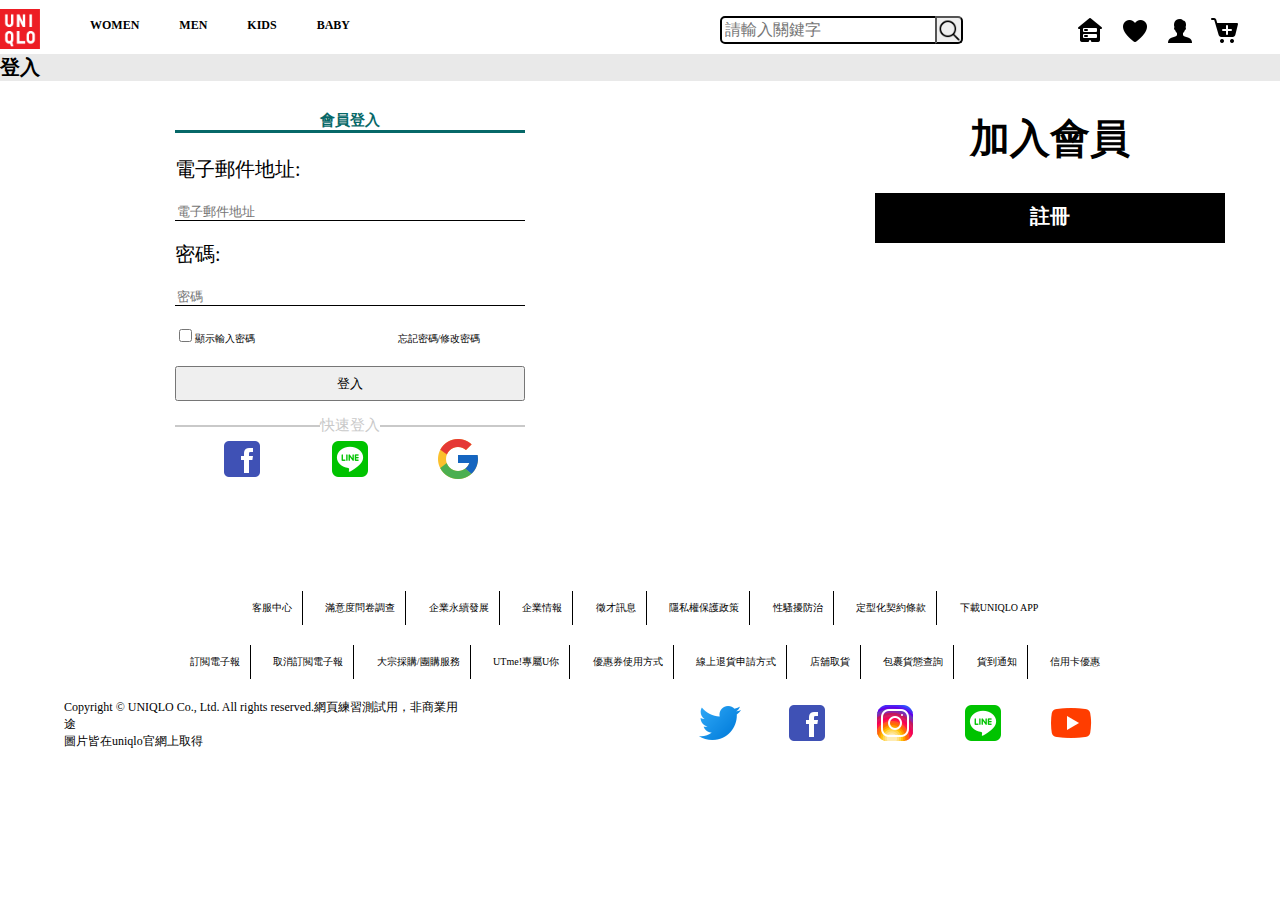
<file: login.html>
<!DOCTYPE html>
<html lang="zh-Hant">

<head>
    <meta charset="UTF-8">
    <meta http-equiv="X-UA-Compatible" content="IE=edge">
    <meta name="viewport" content="width=device-width, initial-scale=1.0">
    <title>登入</title>
    <link rel="stylesheet" href="./css/headerStyle.css">
    <link rel="stylesheet" href="./css/footerStyle.css">
    <link rel="stylesheet" href="./css/animation.css">
    <style>
        .loginMain.on {

            display: none;
        }

        .footer_block2.on {
            display: none;
        }


        /**/
        .title {
            /* border: 1px solid red; */
            margin: 0 auto;
            padding: 0;
            width: 80%;
            min-width: var(--page-width);
            background-color: rgb(233, 233, 233);
        }

        .title>h1 {
            /* font-weight: normal; */
            margin: 0px;

        }



        .table {
            /* border: 1px solid blue; */
            width: 80%;
            height: 500px;
            margin: 0 auto;
            min-width: var(--page-width);
            display: flex;

        }

        /*table_left*/
        .tableForm {
            flex: 1;
            position: relative
        }

        .tableForm>h2 {
            position: absolute;
            text-align: center;
            left: 50%;
            transform: translateX(-50%);
            margin-top: 30px;
            width: 50%;
            border-bottom-style: solid;
            border-color: rgb(6, 104, 104);
            color: rgb(6, 104, 104);
        }

        .form {
            position: absolute;
            left: 50%;
            top: 50%;
            transform: translate(-50%, -50%);
            width: 350px;
            height: 350px;
        }

        .formText {
            font-size: 20px;
        }

        .email,
        .password {
            margin: 20px 0px;
            border: none;
            border-bottom: 1px solid black;
            width: 100%;
        }

        input[type=password]::-ms-reveal,
        input[type=password]::-ms-clear {
            display: none;
        }

        .email:focus {
            outline: none;

        }

        .password:focus {
            outline: none;
        }

        .checkbox_label {
            user-select: none;
        }

        #aForm {
            margin-left: 40%;
            user-select: none;
        }

        #aForm:hover {
            color: blue;
        }

        .tableReg {
            flex: 1;
            /* border: 1px solid green; */
        }

        /*table_right*/
        .tableReg>h1 {
            /* border: 1px solid red; */
            margin-top: 30px;
            font-size: 40px;
            text-align: center;
        }

        .Reg_a {
            width: 50%;
            height: 10%;
            /* border: 1px solid rgb(28, 76, 209); */
            margin: 0 auto;
            text-align: center;
            background-color: black;
        }

        .tableReg>.Reg_a>a {

            display: inline-block;
            /* border: 1px solid red; */
            width: 100%;
            height: 100%;
            color: white;
            padding-top: 10px;
            font-size: 20px;
            font-weight: bolder;
        }

        .div_login_btn {
            width: 100%;
            height: 10%;
        }

        .login_btn {
            margin-top: 20px;
            width: 100%;
            height: 100%;
        }

        .login_other {
            margin-top: 10%;
            /* border: 1px solid red; */
            width: 100%;
            display: flex;
        }

        .login_other_text {
            font-size: 15px;
            color: rgb(201, 201, 201);
        }

        .login_other_left {
            flex: 1;
            border: 1px solid rgb(201, 201, 201);
            height: 0px;
            margin-top: 9px;
        }

        .login_other_right {
            flex: 1;
            border: 1px solid rgb(201, 201, 201);
            height: 0px;
            margin-top: 9px;
        }

        .login_otherMethod {
            /* margin-top: 10%; */
            /* border: 1px solid red; */
            width: 100%;
            display: flex;
            justify-content: center;
            align-items: center;

        }

        .login_otherMethod_1,
        .login_otherMethod_2,
        .login_otherMethod_3 {
            margin: 0px 30px;
        }
    </style>
</head>

<body>
    <header class="header">
        <div class="block">
            <nav calss="nav">
                <a href="./index.html" class="logo"><img class="imglogo" src="./img/204px-UNIQLO_logo.svg.png"></a>
                <ul class="nav_list">
                    <li class='nav_list_WOMEN'><a>WOMEN</a></li>
                    <div class="WOMEN_list">
                        <div class="WOMEN_list_left">
                            <div class="WOMEN_listleft_a">
                                <ul>
                                    <li class="newHot"><a href="">女裝首頁</a></li>
                                    <li><a href="">外套類</a></li>
                                    <li><a href="">所有外套</a></li>
                                    <li><a href="">休閒/機能/連帽外套</a></li>
                                    <li><a href="">風衣/大衣/西裝外套</a></li>
                                    <li><a href="">抗UV系列</a></li>
                                    <li><a href="">特級極輕羽絨系列</a></li>
                                </ul>
                                <ul>
                                    <li><a href="">下半身</a></li>
                                    <li><a href="">所有褲裝</a></li>
                                    <li><a href="">牛仔褲</a></li>
                                    <li><a href="">休閒長褲/正裝褲</a></li>
                                    <li><a href="">九分褲.七分褲</a></li>
                                    <li><a href="">緊身褲</a></li>
                                    <li><a href="">寬褲</a></li>
                                    <li><a href="">短褲</a></li>
                                </ul>
                            </div>
                            <div class="WOMEN_listleft_b">
                                <ul>
                                    <li><a href="">上衣類</a></li>
                                    <li><a href="./shop_list_women.html">所有上衣</a></li>
                                    <li><a href="">短袖/背心</a></li>
                                    <li><a href="">長袖.七分袖</a></li>
                                    <li><a href="">休閒/連帽上衣</a></li>
                                    <li><a href="">針織衫.開襟外套</a></li>
                                    <li><a href="">襯衫.設計上衣</a></li>
                                    <li><a href="">亞麻系列</a></li>
                                    <li><a href="">BRATOP罩杯式上衣系列</a></li>
                                    <li class="newHot"><a href="#javascript">UT印花T恤</a></li>
                                </ul>
                                <ul>
                                    <li><a href="">洋裝/裙子</a></li>
                                    <li><a href="">洋裝</a></li>
                                    <li class="newHot"><a href="">裙子</a></li>
                                    <li><a href="">內搭褲</a></li>
                                </ul>
                            </div>
                            <div class="WOMEN_listleft_c">
                                <ul>
                                    <li><a href="">內衣類</a></li>
                                    <li><a href="">所有內衣</a></li>
                                    <li><a href="">內搭衣</a></li>
                                    <li><a href="">內褲.無痕內褲</a></li>
                                    <li><a href="">無鋼圈美型胸罩</a></li>
                                    <li><a href="">BRATOP罩杯式上衣系列</a></li>
                                    <li><a href="">AIRism 科技空氣衣系列</a></li>
                                    <li><a href="">HEATTECH 吸濕發熱衣系列</a></li>
                                    <li><a href="">前開式系列</a></li>
                                    <li><a href="">襪子</a></li>
                                </ul>
                                <ul>
                                    <li><a href="">家居/寢具類</a></li>
                                    <li><a href="">居家生活專區</a></li>
                                    <li><a href="">家居服/褲</a></li>
                                    <li><a href="">RELACO輕便褲</a></li>
                                    <li><a href="">家居拖鞋</a></li>
                                    <li><a href="">寢具系列.毛巾</a></li>
                                    <li><a href="">孕婦類</a></li>
                                    <li><a href="">孕婦系列</a></li>
                                </ul>
                            </div>
                            <div class="WOMEN_listleft_d">
                                <ul>
                                    <li><a href="">配件類</a></li>
                                    <li><a href="">所有配件</a></li>
                                    <li><a href="">口罩</a></li>
                                    <li><a href="">鞋子</a></li>
                                    <li><a href="">環保袋/包包</a></li>
                                    <li><a href="">皮帶</a></li>
                                    <li class="newHot"><a href="">帽子/手套/圍巾</a></li>
                                </ul>
                                <ul>
                                    <li><a href="">SPORT UTILITY WEAR</a></li>
                                    <li><a href="">商品一覽</a></li>
                                </ul>
                                <ul>
                                    <li><a href="">多變氣候穿搭</a></li>
                                    <li><a href="">商品一覽</a></li>
                                </ul>
                                <ul>
                                    <li><a href="">豐富尺碼專區</a></li>
                                    <li><a href="">網路最大旗艦店提供XS-4XL專區</a></li>
                                    <li><a href="">擴大全台店舖販售尺碼總覽</a></li>

                                </ul>
                            </div>
                        </div>
                        <div class="WOMEN_list_right">
                            <div class="WOMEN_listright_a">
                                <ul>
                                    <li><a href="">每周新品</a></li>
                                    <li><a href="">
                                            <span>超優惠專區<br>最低NT$99起</span>
                                        </a>
                                    </li>
                                    <li><a href="">
                                            <span>TOP 10<br>熱銷排行</span>
                                        </a>
                                    </li>
                                    <li><a href="">UT印花T恤</a></li>
                                    <li><a href="">設計師聯名系列</a></li>
                                    <li><a href="">新品預告(每週更新)</a></li>
                                    <li><a href=""><span>Today's Pick Up<br>週週更新線上雜誌</span></a></li>
                                    <li><a href=""><span>Styling Book<br>穿搭介紹</span></a></li>
                                    <li><a href=""><span>LifeWear<br>magazine<br>線上版第六期</span></a></li>
                                    <li><a href="">大宗採購/團體服務</a></li>

                                </ul>
                            </div>
                            <div class="WOMEN_listright_b">
                                <ul>
                                    <li><a href="">熱門主題</a></li>
                                    <li><a href="">U直播</a></li>
                                    <li><a href="">穿得住的抗UV系列</a></li>
                                    <li><a href="">AIRism科技空氣衣特輯</a></li>
                                    <li><a href="">看更多主題</a></li>
                                    <li><a href="">特別推薦</a></li>
                                    <li><a href=""><img src="./img/icon-Android-240.png">UNIQLO x Theory
                                            2022春夏聯名系列</a></li>
                                    <li><a href=""><img src="./img/icon-Android-240.png">UNIQLO and JW
                                            ANDERSON
                                            2022春夏聯名系列</a></li>
                                    <li><a href=""><img src="./img/icon-Android-240.png"><br>Uniqlo U
                                            2022春夏聯名系列</a>
                                    </li>
                                </ul>
                            </div>
                        </div>

                    </div>
                    <li class="nav_list_MEN"><a>MEN</a></li>
                    <div class="MEN_list">
                        <div class="MEN_list_left">
                            <div class="MEN_list_left_a">
                                <ul>
                                    <li class="newHot"><a href="">男裝首頁</a></li>
                                    <li><a href="">外套類</a></li>
                                    <li class="newHot"><a href="#javascript">所有外套</a></li>
                                    <li><a href=""><span>休閒/機能/<br>機能外套</span></a></li>
                                    <li><a href="">
                                            <sapn>風衣/大衣/<br>西裝外套</sapn>
                                        </a></li>
                                    <li><a href="">抗uv系列</a></li>
                                    <li class="newHot"><a href="">特級極輕羽絨系列</a></li>
                                    <li><a href="">下半身</a></li>
                                    <li><a href="">所有褲裝</a></li>
                                    <li><a href="">牛仔褲</a></li>
                                    <li><a href="">休閒長褲</a></li>
                                    <li><a href="">九分褲.束口褲</a></li>
                                    <li><a href="">卡其褲</a></li>
                                    <li><a href="">正裝褲</a></li>
                                    <li><a href="">五分褲.短袖</a></li>
                                </ul>
                            </div>
                            <div class="MEN_list_left_b">
                                <ul>
                                    <li><a href="">上衣類</a></li>
                                    <li class="newHot"><a href="./shop_list_men.html">所有上衣</a></li>
                                    <li><a href="">短袖.背心</a></li>
                                    <li><a href="">長袖.七分袖</a></li>
                                    <li><a href="">休閒/連帽上衣</a></li>
                                    <li><a href="">針織衫.開襟外套</a></li>
                                    <li><a href="">休閒襯衫</a></li>
                                    <li><a href="">商務襯衫</a></li>
                                    <li><a href="">亞麻系列</a></li>
                                    <li><a href="">POLO衫</a></li>
                                    <li class="newHot"><a href="">印花T恤</a></li>
                                </ul>
                            </div>
                            <div class="MEN_list_left_c">
                                <ul>
                                    <li><a href="">內衣類</a></li>
                                    <li><a href="">所有內衣</a></li>
                                    <li><a href="">內搭衣</a></li>
                                    <li><a href=""><span>AIRism<br>科技空氣衣系列</span></a></li>
                                    <li><a href=""><span>HEATTECH<br>吸濕發熱衣系列</span></a></li>
                                    <li><a href="">前開式系列</a></li>
                                    <li><a href="">內褲</a></li>
                                    <li><a href="">襪子</a></li>
                                    <li><a href="">家居服/寢具類</a></li>
                                    <li><a href="">居家生活專區</a></li>
                                    <li><a href="">家居服/褲</a></li>
                                    <li><a href="">輕便短褲</a></li>
                                    <li><a href="">家居拖鞋</a></li>
                                    <li><a href="">寢具系列.毛巾</a></li>
                                </ul>
                            </div>
                            <div class="MEN_list_left_d">
                                <ul>
                                    <li><a href="">配件類</a></li>
                                    <li><a href="">所有配件</a></li>
                                    <li><a href="">口罩</a></li>
                                    <li><a href="">帽子/手套/圍巾</a></li>
                                    <li><a href="">鞋子</a></li>
                                    <li><a href="">環保袋/包包</a></li>
                                    <li><a href="">皮帶.領帶</a></li>
                                    <li><a href="">SPORT UTILITY WEAR</a></li>
                                    <li><a href="">商品一覽</a></li>
                                    <li><a href="">豐富尺碼專區</a></li>
                                    <li><a href=""><span>網路最大旗艦店<br>提供XS-4XL專區</span></a></li>
                                    <li><a href=""><span>擴大全台店鋪<br>販售尺碼總攬</span></a></li>
                                </ul>
                            </div>
                        </div>
                        <div class="MEN_list_right">
                            <div class="MEN_list_right_a">
                                <ul>
                                    <li><a href="">每週新品</a></li>
                                    <li><a href=""><span>超優惠專區<br>最低NT$99起</span></a></li>
                                    <li><a href=""><span>TOP 10<br>熱銷排行</span></a></li>
                                    <li><a href="">UT印花T恤</a></li>
                                    <li><a href="">設計師聯名系列</a></li>
                                    <li><a href="">新品預告(每週更新)</a></li>
                                    <li><a href=""><span>Today's Pick Up<br>週週更新線上雜誌</span></a></li>
                                    <li><a href=""><span>Styling Book<br>穿搭介紹</span></a></li>
                                    <li><a href=""><span>LifeWear<br>magazine<br>線上版第六期</span></a></li>
                                    <li><a href="">大宗採購/團購服務</a></li>
                                </ul>
                            </div>
                            <div class="MEN_list_right_b">
                                <ul>
                                    <li><a href="">熱門主題</a></li>
                                    <li><a href="">U直播</a></li>
                                    <li><a href="">穿得住的抗UV系列</a></li>
                                    <li><a href="">AIRism科技空氣衣特輯</a></li>
                                    <li><a href="">看更多主題...</a></li>
                                    <li><a href="">特輯推薦</a></li>
                                    <li><a href=""><img src="./img/icon-Android-240.png">UNIQLO and JW
                                            ANDERSON
                                            2022春夏聯名系列</a></li>
                                    <li><a href=""><img src="./img/icon-Android-240.png"><br>Uniqlo U
                                            2022春夏聯名系列</a></li>
                                    <li><a href=""><img src="./img/icon-Android-240.png">UNIQLO x Theory
                                            2022春夏聯名系列</a></li>
                                </ul>
                            </div>
                        </div>
                    </div>
                    <li class="nav_list_KIDS"><a>KIDS</a></li>
                    <div class="kids_list">
                        <div class="kids_list_left">
                            <div class="kids_list_left_a">
                                <ul>
                                    <li class="newHot"><a href="">童裝首頁</a></li>
                                    <li><a href="">外套類</a></li>
                                    <li><a href="">外套/背心</a></li>
                                    <li><a href="">抗UV系列</a></li>
                                    <li class="newHot"><a href="">特級極輕羽絨系列</a></li>
                                    <li><a href="">上衣類</a></li>
                                    <li><a href="">短袖/長袖</a></li>
                                    <li><a href="">休閒/連帽上衣</a></li>
                                    <li><a href="">襯衫</a></li>
                                    <li><a href="">UT印花T恤</a></li>
                                </ul>
                            </div>
                            <div class="kids_list_left_b">
                                <ul>
                                    <li><a href="">洋裝/裙子</a></li>
                                    <li><a href="">洋裝</a></li>
                                    <li><a href="">裙子</a></li>
                                    <li><a href="">內搭褲</a></li>
                                    <li><a href="">下半身</a></li>
                                    <li><a href="">長褲/卡其褲<br>/束口褲</a></li>
                                    <li><a href="">短褲</a></li>
                                    <li><a href="">內衣類</a></li>
                                    <li><a href="">所有內搭衣</a></li>
                                    <li><a href="">棉質系列</a></li>
                                    <li><a href="">AIRism<br>科技空氣衣系列</a></li>
                                    <li><a href="">HEATTECH<br>吸濕發熱衣系列</a></li>
                                    <li><a href="">成長內衣</a></li>
                                    <li><a href="">前開市系列/a></li>
                                    <li><a href="">內褲</a></li>
                                    <li><a href="">襪子</a></li>
                                </ul>
                            </div>
                            <div class="kids_list_left_c">
                                <ul>
                                    <li><a href="">家居類</a></li>
                                    <li><a href="">居家生活專區</a></li>
                                    <li><a href="">家居服/褲</a></li>
                                    <li><a href="">配件類</a></li>
                                    <li><a href="">所有配件</a></li>
                                    <li><a href="">SPORT UTILITY WEAR</a></li>
                                    <li><a href="">商品一覽</a></li>
                                    <li><a href="">多變氣候推薦穿搭</a></li>
                                    <li><a href="">商品一覽</a></li>
                                    <li><a href="">相關推薦</a></li>
                                    <li><a href="">青少年/女孩成長<br>推薦商品總覽</a></li>
                                    <li><a href="">網路最大旗艦店<br>提供XS-4XL專區</a></li>
                                    <li><a href="">擴大全台店舖<br>販售尺碼總覽</a></li>
                                </ul>
                            </div>
                        </div>
                        <div class="kids_list_right">
                            <div class="kids_list_right_a">
                                <ul>
                                    <li class="newHot"><a href="">每週新品</a></li>
                                    <li><a href="">超優惠專區<br>最低NT$99起</a></li>
                                    <li><a href="">TOP 10<br>熱銷排行</a></li>
                                    <li><a href="">UT印花T恤</a></li>
                                    <li><a href="">設計師聯名系列</a></li>
                                    <li><a href="">新品預告(每週更新)</a></li>
                                    <li><a href="">Today's Pick Up<br>週週更新線上雜誌</a></li>
                                    <li><a href="">Styling Book<br>穿搭介紹</a></li>
                                    <li><a href="">LifeWear<br>magazine<br>線上版第六期</a></li>
                                    <li><a href="">大宗採購/團購服務</a></li>
                                </ul>
                            </div>
                            <div class="kids_list_right_b">
                                <ul>
                                    <li><a href="">U直播</a></li>
                                    <li><a href="">穿得住的抗UV系列</a></li>
                                    <li><a href="">AIRism科技空氣衣特輯</a></li>
                                    <li><a href="">看更多主題...</a></li>
                                </ul>
                            </div>
                        </div>
                    </div>
                    <li class="nav_list_BABY"><a>BABY</a></li>
                    <div class="BABY_list">
                        <div class="BABY_list_left">
                            <div class="BABY_list_left_a">
                                <ul>
                                    <li class="newHot"><a href="">嬰幼兒首頁</a></li>
                                    <li><a href="">新生兒<br>(50~60cm.0~3個月)</a></li>
                                    <li><a href="">產前準備指南<br>UNIQLO嬰幼兒服</a></li>
                                    <li><a href="">背心/圍兜</a></li>
                                    <li><a href="">肚衣/蝴蝶衣</a></li>
                                </ul>
                            </div>
                            <div class="BABY_list_left_b">
                                <ul>
                                    <li><a href="">新生兒<br>(50~90cm.0~2歲)</a></li>
                                    <li><a href="">新生兒全系列</a></li>
                                    <li><a href="">肚衣/蝴蝶衣<br>/包臀衣系列</a></li>
                                    <li><a href="">連身衣系列</a></li>
                                    <li><a href="">背心/圍兜</a></li>
                                    <li><a href="">AIRism系列</a></li>
                                    <li><a href="">前開式系列</a></li>
                                    <li><a href="">襪子</a></li>
                                    <li><a href="">孕婦裝</a></li>
                                    <li><a href="">孕婦系列</a></li>
                                </ul>
                            </div>
                            <div class="BABY_list_left_c">
                                <ul>
                                    <li><a href="">新生兒<br>(70~120cm/6個月~5歲)</a></li>
                                    <li><a href="">外套</a></li>
                                    <li><a href="">上衣/背心/洋裝</a></li>
                                    <li><a href="">褲裝/內搭褲</a></li>
                                    <li><a href="">UT印花T恤</a></li>
                                    <li><a href="">家居/內衣類</a></li>
                                    <li><a href="">內衣</a></li>
                                    <li><a href="">棉質網眼系列</a></li>
                                    <li><a href="">AIRism<br>科技空氣衣系列</a></li>
                                    <li><a href="">HEATTECH<br>吸濕發熱衣系列</a></li>
                                    <li><a href="">家居服.睡衣</a></li>
                                    <li><a href="">其他</a></li>
                                    <li><a href="">襪子</a></li>
                                    <li><a href="">配件</a></li>
                                </ul>
                            </div>
                        </div>
                        <div class="BABY_list_right">
                            <div class="BABY_list_right_a">
                                <ul>
                                    <li class="newHot"><a href="">每週新品</a></li>
                                    <li><a href="">超優惠專區<br>最低NT$99起</a></li>
                                    <li><a href="">TOP 10<br>熱銷排行</a></li>
                                    <li><a href="">UT印花T恤</a></li>
                                    <li><a href="">設計師聯名系列</a></li>
                                    <li><a href="">新品預告(每週更新)</a></li>
                                    <li><a href="">Today's Pick Up<br>週週更新線上雜誌</a></li>
                                    <li><a href="">Styling Book<br>穿搭介紹</a></li>
                                    <li><a href="">LifeWear<br>magazine<br>線上版第六期</a></li>
                                    <li><a href="">大宗採購/團購服務</a></li>
                                </ul>
                            </div>
                            <div class="BABY_list_right_b">
                                <ul>
                                    <li><a href="">U直播</a></li>
                                    <li><a href="">穿得住的抗UV系列</a></li>
                                    <li><a href="">AIRism科技空氣衣特輯</a></li>
                                    <li><a href="">看更多主題...</a></li>
                                </ul>
                            </div>
                        </div>
                    </div>

                </ul>
                <div class="sreach_block">
                    <input type="text" class="txt" placeholder="請輸入關鍵字"><button type="button"
                        class="share_btn"></button>
                </div>
                <div class="share_block">
                    <ul class="share_list">
                        <li><a href=""><img src="./img/icons8-data-center-60.png"></a></li>
                        <li><a href=""><img src="./img/icons8-love-100.png"></a></li>
                        <li><a href="./login.html"><img src="./img/icons8-user-male-60.png"></a></li>
                        <li><a href=""><img src="./img/icons8-add-shopping-cart-60.png"></a></li>
                    </ul>
                </div>
            </nav>
        </div>
    </header>
    <main class="loginMain">
        <div class="title">
            <h1>登入</h1>
        </div>
        <div class="table">
            <div class="tableForm">
                <h2>會員登入</h2>
                <form class='form' method="POST">
                    <label class="formText">電子郵件地址:</label><br>
                    <input class="email" type="email" name="useremail" placeholder="電子郵件地址"><br>

                    <label class="formText">密碼:</label><br>
                    <input class="password" type="password" name="password" placeholder="密碼"><br>
                    <input class="checkbox" type="checkbox" id="checkbox_open"><label class="checkbox_label"
                        for="checkbox_open">顯示輸入密碼</label>
                    <a id="aForm" href="#javascript">忘記密碼/修改密碼</a>
                    <div class="div_login_btn">
                        <button class="login_btn" type="submit">登入</button>
                    </div>
                    <div class="login_other">
                        <div class="login_other_left"></div>
                        <div class="login_other_text">快速登入</div>
                        <div class="login_other_right"></div>
                    </div>
                    <div class="login_otherMethod">
                        <div class="login_otherMethod_1">
                            <a href="#javascript"><img src="./img/icons8-facebook-48.png"></a>
                        </div>
                        <div class="login_otherMethod_2">
                            <a href="#javascript"><img src="./img/icons8-line-48.png"></a>
                        </div>
                        <div class="login_otherMethod_3">
                            <a href="#javascript"><img src="./img/icons8-google-48.png"></a>
                        </div>
                    </div>
                </form>

            </div>
            <div class="tableReg">
                <h1>加入會員</h1>

                <div class="Reg_a">
                    <a href="#javascript">註冊</a>
                </div>
            </div>
        </div>
    </main>
    <footer class="footer">
        <div class="footer_block">
            <div class="footer_block_top">
                <div><a href="#javascript">客服中心</a></div>
                <div><a href="#javascript">滿意度問卷調查</a></div>
                <div><a href="#javascript">企業永續發展</a></div>
                <div><a href="#javascript">企業情報</a></div>
                <div><a href="#javascript">徵才訊息</a></div>
                <div><a href="#javascript">隱私權保護政策</a></div>
                <div><a href="#javascript">性騷擾防治</a></div>
                <div><a href="#javascript">定型化契約條款</a></div>
                <div><a href="#javascript">下載UNIQLO APP</a></div>

            </div>
            <div class="footer_block_bottom">
                <div><a href="#javascript">訂閲電子報</a></div>
                <div><a href="#javascript">取消訂閲電子報</a></div>
                <div><a href="#javascript">大宗採購/團購服務</a></div>
                <div><a href="#javascript">UTme!專屬U你</a></div>
                <div><a href="#javascript">優惠券使用方式</a></div>
                <div><a href="#javascript">線上退貨申請方式</a></div>
                <div><a href="#javascript">店舖取貨</a></div>
                <div><a href="#javascript">包裹貨態查詢</a></div>
                <div><a href="#javascript">貨到通知</a></div>
                <div><a href="#javascript">信用卡優惠</a></div>
            </div>
        </div>
        <div class="footer_block2">
            <span class="footer_text">Copyright &copy; UNIQLO Co., Ltd. All rights
                reserved.網頁練習測試用，非商業用途<br>圖片皆在uniqlo官網上取得</span>
            <div class="social_block">
                <ul>
                    <li>
                        <a target="_blank" href="https://twitter.com/?lang=zh-Hant"><img
                                src="./img/icons8-twitter-48.png"></a>
                    </li>
                    <li>
                        <a target="_blank" href="https://www.facebook.com/"><img src="./img/icons8-facebook-48.png"></a>
                    </li>
                    <li>
                        <a target="_blank" href="https://www.instagram.com/"><img
                                src="./img/icons8-instagram-48.png"></a>
                    </li>
                    <li>
                        <a target="_blank" href="#javascript"><img src="./img/icons8-line-48.png"></a>
                    </li>
                    <li>
                        <a target="_blank" href="https://www.youtube.com/"><img src="./img/icons8-youtube-48.png"></a>
                    </li>
                </ul>
            </div>
        </div>
    </footer>
    <script src="./js/login.js"></script>


    <!-- <script>
        let loginMain = document.querySelector('.loginMain')
        let checkbox = document.querySelector('.checkbox')
        let password = document.querySelector('.password')
        checkbox.addEventListener('click', function (e) {
            console.log(this.checked)
            if (this.checked == true) {
                password.type = 'text'
            } else if (this.checked == false) {
                password.type = 'password'
            }
        })
    </script> -->
</body>

</html>
</file>
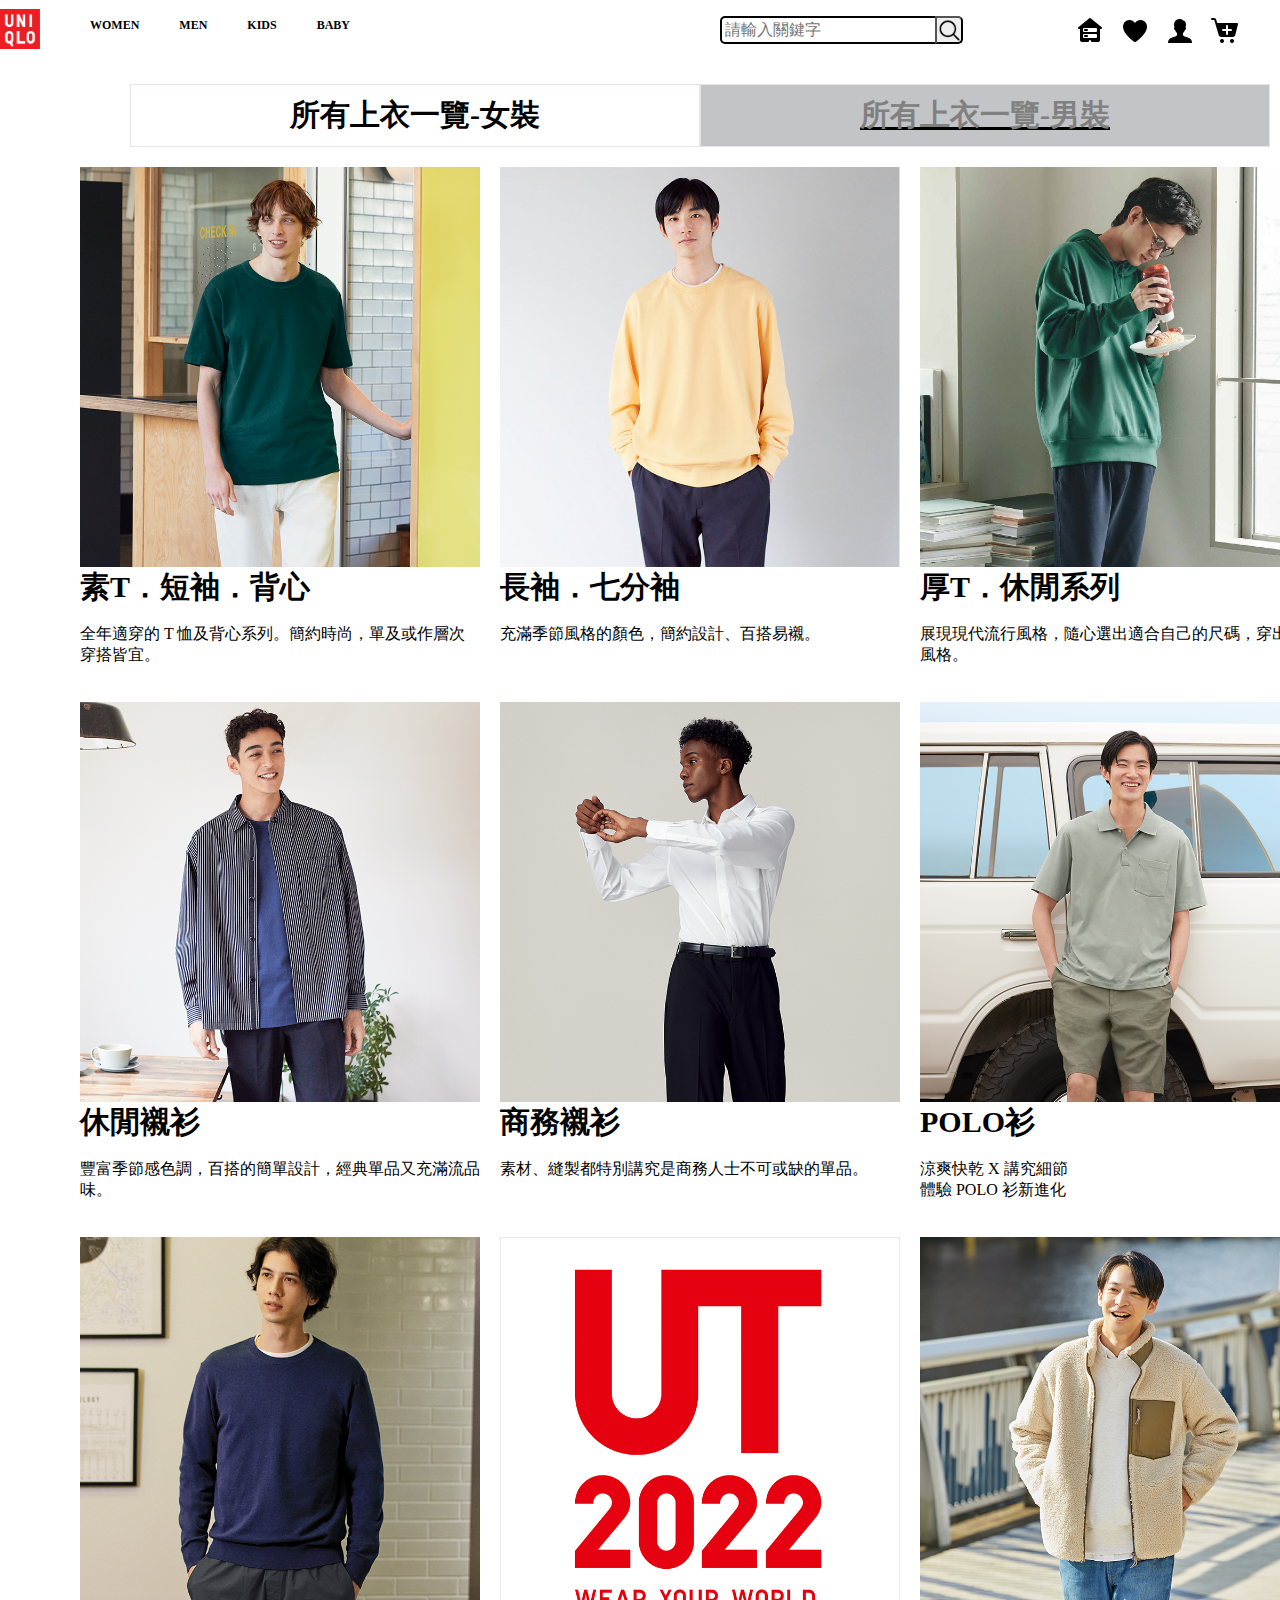
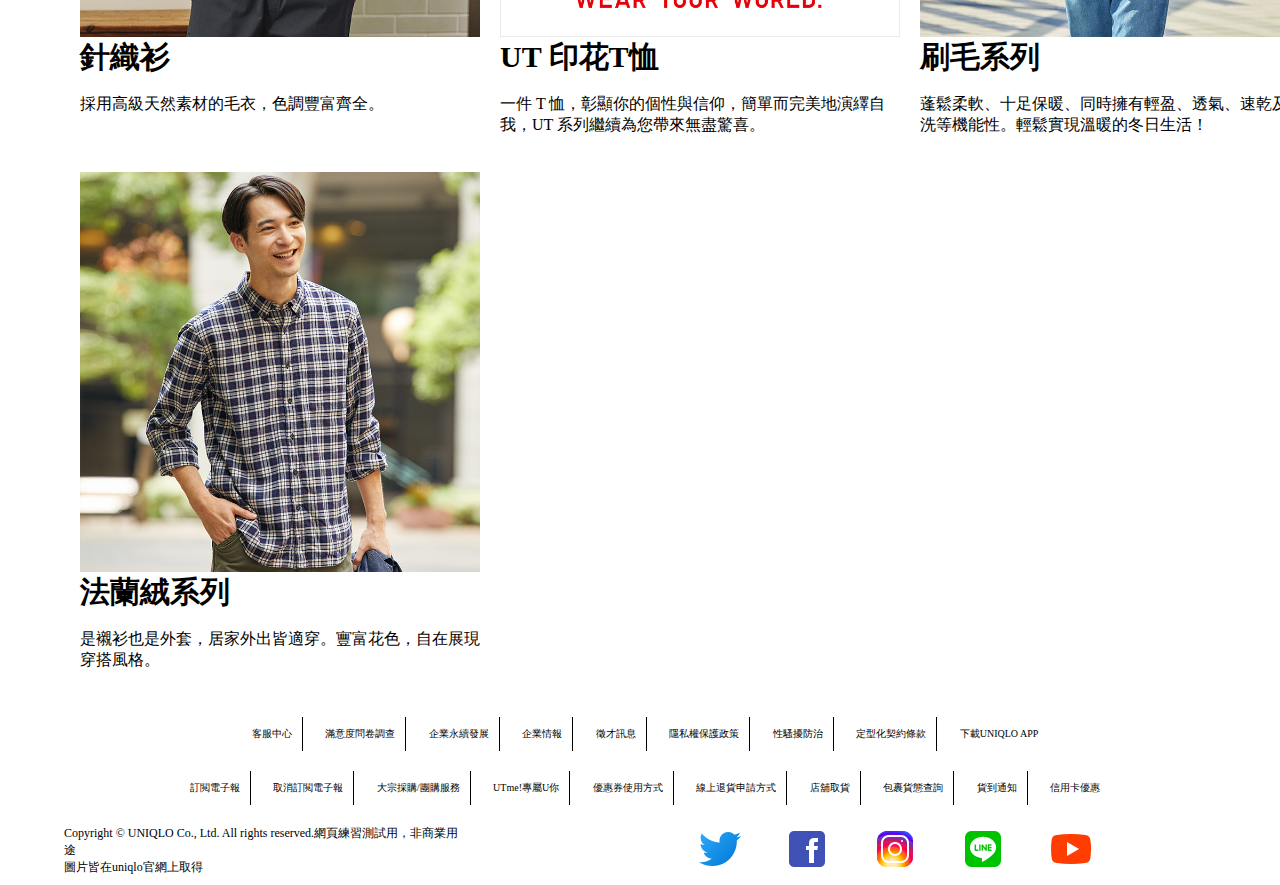
<file: shop_list_men.html>
<!DOCTYPE html>
<html lang="zh-Hant">

<head>
    <meta charset="UTF-8">
    <meta http-equiv="X-UA-Compatible" content="IE=edge">
    <meta name="viewport" content="width=device-width, initial-scale=1.0">
    <title>商品</title>
    <link rel="stylesheet" href="./css/headerStyle.css">
    <link rel="stylesheet" href="./css/footerStyle.css">
    <link rel="stylesheet" href="./css/animation.css">
    <style>
        .shop_block {
            /* border: 1px solid red; */
            min-height: calc(100vh - 55px - 114px - 72px);
            min-width: var(--page-width);
            width: 100%;
            font-size: 1.6rem;
            margin-top: 30px;

        }

        div.inner_block {
            /* border: 1px solid blue; */
            margin: 0 auto;
            font-size: 0;
            width: 1240px;
        }

        .inner_title {
            /* border: 1px solid rgb(219, 91, 16); */
            font-size: 16px;
            margin-top: 20px;
            margin-bottom: 20px;
            display: flex;
            user-select: none;
        }


        .inner_title>div {
            flex: 1;
            text-align: center;
            font-size: 30px;
            font-weight: bolder;
            padding: 10px;

        }

        .title_left {
            margin-left: 50px;
            text-decoration: none;
            border: 1px solid rgb(233, 227, 227);
        }

        .title_right {
            margin-right: 50px;
            text-decoration: none;
            border: 1px solid rgb(233, 227, 227);
        }

        .title_left>a:hover {
            text-decoration: underline;
            color: rgb(148, 230, 202);
        }

        .title_right>a:hover {
            text-decoration: underline;
            color: rgb(148, 230, 202);
        }


        .title_left.on {
            background-color: rgb(194, 196, 199);
            text-decoration: underline;
        }

        .title_right.on {
            background-color: rgb(194, 196, 199);
            text-decoration: underline;
        }

        .a_left.on {
            color: grey;
        }

        .a_right.on {
            color: grey;
        }


        /*商品內部*/

        .shop_main {
            width: 100%;
        }

        .main_block {
            /* border: 1px solid rgb(112, 19, 189); */
            font-size: 16px;
            width: 100%;
        }

        .main_block>ul {
            list-style: none;
            padding: 0;
            margin: 0;
            display: flex;
            flex-wrap: wrap;

        }

        .main_block>ul>li {
            /* display: inline-block; */
            /* border: 1px solid red; */
            margin-right: 20px;
            margin-bottom: 20px;
            width: calc((100% - 40px) / 3);
            font-size: 0px;
        }

        .main_block>ul>li:nth-child(3n) {
            margin-right: 0px;
        }

        .main_block>ul>li>a {
            width: 400px;
            text-decoration: none;
        }


        .img_block>img {
            width: 400px;
            height: 400px;
        }


        .shop_title {
            /* border: 1px solid green; */
            margin: 0;
            padding: 0;
            font-size: 30px;
        }

        .text_block {
            /* border: 1px solid blue; */
            margin: 0;
            padding: 0;
            font-size: 16px;
        }
    </style>
</head>

<body>
    <header class="header">
        <div class="block">
            <nav calss="nav">
                <a href="./index.html" class="logo"><img class="imglogo" src="./img/204px-UNIQLO_logo.svg.png"></a>
                <ul class="nav_list">
                    <li class='nav_list_WOMEN'><a>WOMEN</a></li>
                    <div class="WOMEN_list">
                        <div class="WOMEN_list_left">
                            <div class="WOMEN_listleft_a">
                                <ul>
                                    <li class="newHot"><a href="">女裝首頁</a></li>
                                    <li><a href="">外套類</a></li>
                                    <li><a href="">所有外套</a></li>
                                    <li><a href="">休閒/機能/連帽外套</a></li>
                                    <li><a href="">風衣/大衣/西裝外套</a></li>
                                    <li><a href="">抗UV系列</a></li>
                                    <li><a href="">特級極輕羽絨系列</a></li>
                                </ul>
                                <ul>
                                    <li><a href="">下半身</a></li>
                                    <li><a href="">所有褲裝</a></li>
                                    <li><a href="">牛仔褲</a></li>
                                    <li><a href="">休閒長褲/正裝褲</a></li>
                                    <li><a href="">九分褲.七分褲</a></li>
                                    <li><a href="">緊身褲</a></li>
                                    <li><a href="">寬褲</a></li>
                                    <li><a href="">短褲</a></li>
                                </ul>
                            </div>
                            <div class="WOMEN_listleft_b">
                                <ul>
                                    <li><a href="">上衣類</a></li>
                                    <li><a href="./shop_list_women.html">所有上衣</a></li>
                                    <li><a href="">短袖/背心</a></li>
                                    <li><a href="">長袖.七分袖</a></li>
                                    <li><a href="">休閒/連帽上衣</a></li>
                                    <li><a href="">針織衫.開襟外套</a></li>
                                    <li><a href="">襯衫.設計上衣</a></li>
                                    <li><a href="">亞麻系列</a></li>
                                    <li><a href="">BRATOP罩杯式上衣系列</a></li>
                                    <li class="newHot"><a href="#javascript">UT印花T恤</a></li>
                                </ul>
                                <ul>
                                    <li><a href="">洋裝/裙子</a></li>
                                    <li><a href="">洋裝</a></li>
                                    <li class="newHot"><a href="">裙子</a></li>
                                    <li><a href="">內搭褲</a></li>
                                </ul>
                            </div>
                            <div class="WOMEN_listleft_c">
                                <ul>
                                    <li><a href="">內衣類</a></li>
                                    <li><a href="">所有內衣</a></li>
                                    <li><a href="">內搭衣</a></li>
                                    <li><a href="">內褲.無痕內褲</a></li>
                                    <li><a href="">無鋼圈美型胸罩</a></li>
                                    <li><a href="">BRATOP罩杯式上衣系列</a></li>
                                    <li><a href="">AIRism 科技空氣衣系列</a></li>
                                    <li><a href="">HEATTECH 吸濕發熱衣系列</a></li>
                                    <li><a href="">前開式系列</a></li>
                                    <li><a href="">襪子</a></li>
                                </ul>
                                <ul>
                                    <li><a href="">家居/寢具類</a></li>
                                    <li><a href="">居家生活專區</a></li>
                                    <li><a href="">家居服/褲</a></li>
                                    <li><a href="">RELACO輕便褲</a></li>
                                    <li><a href="">家居拖鞋</a></li>
                                    <li><a href="">寢具系列.毛巾</a></li>
                                    <li><a href="">孕婦類</a></li>
                                    <li><a href="">孕婦系列</a></li>
                                </ul>
                            </div>
                            <div class="WOMEN_listleft_d">
                                <ul>
                                    <li><a href="">配件類</a></li>
                                    <li><a href="">所有配件</a></li>
                                    <li><a href="">口罩</a></li>
                                    <li><a href="">鞋子</a></li>
                                    <li><a href="">環保袋/包包</a></li>
                                    <li><a href="">皮帶</a></li>
                                    <li class="newHot"><a href="">帽子/手套/圍巾</a></li>
                                </ul>
                                <ul>
                                    <li><a href="">SPORT UTILITY WEAR</a></li>
                                    <li><a href="">商品一覽</a></li>
                                </ul>
                                <ul>
                                    <li><a href="">多變氣候穿搭</a></li>
                                    <li><a href="">商品一覽</a></li>
                                </ul>
                                <ul>
                                    <li><a href="">豐富尺碼專區</a></li>
                                    <li><a href="">網路最大旗艦店提供XS-4XL專區</a></li>
                                    <li><a href="">擴大全台店舖販售尺碼總覽</a></li>

                                </ul>
                            </div>
                        </div>
                        <div class="WOMEN_list_right">
                            <div class="WOMEN_listright_a">
                                <ul>
                                    <li><a href="">每周新品</a></li>
                                    <li><a href="">
                                            <span>超優惠專區<br>最低NT$99起</span>
                                        </a>
                                    </li>
                                    <li><a href="">
                                            <span>TOP 10<br>熱銷排行</span>
                                        </a>
                                    </li>
                                    <li><a href="">UT印花T恤</a></li>
                                    <li><a href="">設計師聯名系列</a></li>
                                    <li><a href="">新品預告(每週更新)</a></li>
                                    <li><a href=""><span>Today's Pick Up<br>週週更新線上雜誌</span></a></li>
                                    <li><a href=""><span>Styling Book<br>穿搭介紹</span></a></li>
                                    <li><a href=""><span>LifeWear<br>magazine<br>線上版第六期</span></a></li>
                                    <li><a href="">大宗採購/團體服務</a></li>

                                </ul>
                            </div>
                            <div class="WOMEN_listright_b">
                                <ul>
                                    <li><a href="">熱門主題</a></li>
                                    <li><a href="">U直播</a></li>
                                    <li><a href="">穿得住的抗UV系列</a></li>
                                    <li><a href="">AIRism科技空氣衣特輯</a></li>
                                    <li><a href="">看更多主題</a></li>
                                    <li><a href="">特別推薦</a></li>
                                    <li><a href=""><img src="./img/icon-Android-240.png">UNIQLO x Theory
                                            2022春夏聯名系列</a></li>
                                    <li><a href=""><img src="./img/icon-Android-240.png">UNIQLO and JW
                                            ANDERSON
                                            2022春夏聯名系列</a></li>
                                    <li><a href=""><img src="./img/icon-Android-240.png"><br>Uniqlo U
                                            2022春夏聯名系列</a>
                                    </li>
                                </ul>
                            </div>
                        </div>

                    </div>
                    <li class="nav_list_MEN"><a>MEN</a></li>
                    <div class="MEN_list">
                        <div class="MEN_list_left">
                            <div class="MEN_list_left_a">
                                <ul>
                                    <li class="newHot"><a href="">男裝首頁</a></li>
                                    <li><a href="">外套類</a></li>
                                    <li class="newHot"><a href="#javascript">所有外套</a></li>
                                    <li><a href=""><span>休閒/機能/<br>機能外套</span></a></li>
                                    <li><a href="">
                                            <sapn>風衣/大衣/<br>西裝外套</sapn>
                                        </a></li>
                                    <li><a href="">抗uv系列</a></li>
                                    <li class="newHot"><a href="">特級極輕羽絨系列</a></li>
                                    <li><a href="">下半身</a></li>
                                    <li><a href="">所有褲裝</a></li>
                                    <li><a href="">牛仔褲</a></li>
                                    <li><a href="">休閒長褲</a></li>
                                    <li><a href="">九分褲.束口褲</a></li>
                                    <li><a href="">卡其褲</a></li>
                                    <li><a href="">正裝褲</a></li>
                                    <li><a href="">五分褲.短袖</a></li>
                                </ul>
                            </div>
                            <div class="MEN_list_left_b">
                                <ul>
                                    <li><a href="">上衣類</a></li>
                                    <li class="newHot"><a href="./shop_list_men.html">所有上衣</a></li>
                                    <li><a href="">短袖.背心</a></li>
                                    <li><a href="">長袖.七分袖</a></li>
                                    <li><a href="">休閒/連帽上衣</a></li>
                                    <li><a href="">針織衫.開襟外套</a></li>
                                    <li><a href="">休閒襯衫</a></li>
                                    <li><a href="">商務襯衫</a></li>
                                    <li><a href="">亞麻系列</a></li>
                                    <li><a href="">POLO衫</a></li>
                                    <li class="newHot"><a href="">印花T恤</a></li>
                                </ul>
                            </div>
                            <div class="MEN_list_left_c">
                                <ul>
                                    <li><a href="">內衣類</a></li>
                                    <li><a href="">所有內衣</a></li>
                                    <li><a href="">內搭衣</a></li>
                                    <li><a href=""><span>AIRism<br>科技空氣衣系列</span></a></li>
                                    <li><a href=""><span>HEATTECH<br>吸濕發熱衣系列</span></a></li>
                                    <li><a href="">前開式系列</a></li>
                                    <li><a href="">內褲</a></li>
                                    <li><a href="">襪子</a></li>
                                    <li><a href="">家居服/寢具類</a></li>
                                    <li><a href="">居家生活專區</a></li>
                                    <li><a href="">家居服/褲</a></li>
                                    <li><a href="">輕便短褲</a></li>
                                    <li><a href="">家居拖鞋</a></li>
                                    <li><a href="">寢具系列.毛巾</a></li>
                                </ul>
                            </div>
                            <div class="MEN_list_left_d">
                                <ul>
                                    <li><a href="">配件類</a></li>
                                    <li><a href="">所有配件</a></li>
                                    <li><a href="">口罩</a></li>
                                    <li><a href="">帽子/手套/圍巾</a></li>
                                    <li><a href="">鞋子</a></li>
                                    <li><a href="">環保袋/包包</a></li>
                                    <li><a href="">皮帶.領帶</a></li>
                                    <li><a href="">SPORT UTILITY WEAR</a></li>
                                    <li><a href="">商品一覽</a></li>
                                    <li><a href="">豐富尺碼專區</a></li>
                                    <li><a href=""><span>網路最大旗艦店<br>提供XS-4XL專區</span></a></li>
                                    <li><a href=""><span>擴大全台店鋪<br>販售尺碼總攬</span></a></li>
                                </ul>
                            </div>
                        </div>
                        <div class="MEN_list_right">
                            <div class="MEN_list_right_a">
                                <ul>
                                    <li><a href="">每週新品</a></li>
                                    <li><a href=""><span>超優惠專區<br>最低NT$99起</span></a></li>
                                    <li><a href=""><span>TOP 10<br>熱銷排行</span></a></li>
                                    <li><a href="">UT印花T恤</a></li>
                                    <li><a href="">設計師聯名系列</a></li>
                                    <li><a href="">新品預告(每週更新)</a></li>
                                    <li><a href=""><span>Today's Pick Up<br>週週更新線上雜誌</span></a></li>
                                    <li><a href=""><span>Styling Book<br>穿搭介紹</span></a></li>
                                    <li><a href=""><span>LifeWear<br>magazine<br>線上版第六期</span></a></li>
                                    <li><a href="">大宗採購/團購服務</a></li>
                                </ul>
                            </div>
                            <div class="MEN_list_right_b">
                                <ul>
                                    <li><a href="">熱門主題</a></li>
                                    <li><a href="">U直播</a></li>
                                    <li><a href="">穿得住的抗UV系列</a></li>
                                    <li><a href="">AIRism科技空氣衣特輯</a></li>
                                    <li><a href="">看更多主題...</a></li>
                                    <li><a href="">特輯推薦</a></li>
                                    <li><a href=""><img src="./img/icon-Android-240.png">UNIQLO and JW
                                            ANDERSON
                                            2022春夏聯名系列</a></li>
                                    <li><a href=""><img src="./img/icon-Android-240.png"><br>Uniqlo U
                                            2022春夏聯名系列</a></li>
                                    <li><a href=""><img src="./img/icon-Android-240.png">UNIQLO x Theory
                                            2022春夏聯名系列</a></li>
                                </ul>
                            </div>
                        </div>
                    </div>
                    <li class="nav_list_KIDS"><a>KIDS</a></li>
                    <div class="kids_list">
                        <div class="kids_list_left">
                            <div class="kids_list_left_a">
                                <ul>
                                    <li class="newHot"><a href="">童裝首頁</a></li>
                                    <li><a href="">外套類</a></li>
                                    <li><a href="">外套/背心</a></li>
                                    <li><a href="">抗UV系列</a></li>
                                    <li class="newHot"><a href="">特級極輕羽絨系列</a></li>
                                    <li><a href="">上衣類</a></li>
                                    <li><a href="">短袖/長袖</a></li>
                                    <li><a href="">休閒/連帽上衣</a></li>
                                    <li><a href="">襯衫</a></li>
                                    <li><a href="">UT印花T恤</a></li>
                                </ul>
                            </div>
                            <div class="kids_list_left_b">
                                <ul>
                                    <li><a href="">洋裝/裙子</a></li>
                                    <li><a href="">洋裝</a></li>
                                    <li><a href="">裙子</a></li>
                                    <li><a href="">內搭褲</a></li>
                                    <li><a href="">下半身</a></li>
                                    <li><a href="">長褲/卡其褲<br>/束口褲</a></li>
                                    <li><a href="">短褲</a></li>
                                    <li><a href="">內衣類</a></li>
                                    <li><a href="">所有內搭衣</a></li>
                                    <li><a href="">棉質系列</a></li>
                                    <li><a href="">AIRism<br>科技空氣衣系列</a></li>
                                    <li><a href="">HEATTECH<br>吸濕發熱衣系列</a></li>
                                    <li><a href="">成長內衣</a></li>
                                    <li><a href="">前開市系列/a></li>
                                    <li><a href="">內褲</a></li>
                                    <li><a href="">襪子</a></li>
                                </ul>
                            </div>
                            <div class="kids_list_left_c">
                                <ul>
                                    <li><a href="">家居類</a></li>
                                    <li><a href="">居家生活專區</a></li>
                                    <li><a href="">家居服/褲</a></li>
                                    <li><a href="">配件類</a></li>
                                    <li><a href="">所有配件</a></li>
                                    <li><a href="">SPORT UTILITY WEAR</a></li>
                                    <li><a href="">商品一覽</a></li>
                                    <li><a href="">多變氣候推薦穿搭</a></li>
                                    <li><a href="">商品一覽</a></li>
                                    <li><a href="">相關推薦</a></li>
                                    <li><a href="">青少年/女孩成長<br>推薦商品總覽</a></li>
                                    <li><a href="">網路最大旗艦店<br>提供XS-4XL專區</a></li>
                                    <li><a href="">擴大全台店舖<br>販售尺碼總覽</a></li>
                                </ul>
                            </div>
                        </div>
                        <div class="kids_list_right">
                            <div class="kids_list_right_a">
                                <ul>
                                    <li class="newHot"><a href="">每週新品</a></li>
                                    <li><a href="">超優惠專區<br>最低NT$99起</a></li>
                                    <li><a href="">TOP 10<br>熱銷排行</a></li>
                                    <li><a href="">UT印花T恤</a></li>
                                    <li><a href="">設計師聯名系列</a></li>
                                    <li><a href="">新品預告(每週更新)</a></li>
                                    <li><a href="">Today's Pick Up<br>週週更新線上雜誌</a></li>
                                    <li><a href="">Styling Book<br>穿搭介紹</a></li>
                                    <li><a href="">LifeWear<br>magazine<br>線上版第六期</a></li>
                                    <li><a href="">大宗採購/團購服務</a></li>
                                </ul>
                            </div>
                            <div class="kids_list_right_b">
                                <ul>
                                    <li><a href="">U直播</a></li>
                                    <li><a href="">穿得住的抗UV系列</a></li>
                                    <li><a href="">AIRism科技空氣衣特輯</a></li>
                                    <li><a href="">看更多主題...</a></li>
                                </ul>
                            </div>
                        </div>
                    </div>
                    <li class="nav_list_BABY"><a>BABY</a></li>
                    <div class="BABY_list">
                        <div class="BABY_list_left">
                            <div class="BABY_list_left_a">
                                <ul>
                                    <li class="newHot"><a href="">嬰幼兒首頁</a></li>
                                    <li><a href="">新生兒<br>(50~60cm.0~3個月)</a></li>
                                    <li><a href="">產前準備指南<br>UNIQLO嬰幼兒服</a></li>
                                    <li><a href="">背心/圍兜</a></li>
                                    <li><a href="">肚衣/蝴蝶衣</a></li>
                                </ul>
                            </div>
                            <div class="BABY_list_left_b">
                                <ul>
                                    <li><a href="">新生兒<br>(50~90cm.0~2歲)</a></li>
                                    <li><a href="">新生兒全系列</a></li>
                                    <li><a href="">肚衣/蝴蝶衣<br>/包臀衣系列</a></li>
                                    <li><a href="">連身衣系列</a></li>
                                    <li><a href="">背心/圍兜</a></li>
                                    <li><a href="">AIRism系列</a></li>
                                    <li><a href="">前開式系列</a></li>
                                    <li><a href="">襪子</a></li>
                                    <li><a href="">孕婦裝</a></li>
                                    <li><a href="">孕婦系列</a></li>
                                </ul>
                            </div>
                            <div class="BABY_list_left_c">
                                <ul>
                                    <li><a href="">新生兒<br>(70~120cm/6個月~5歲)</a></li>
                                    <li><a href="">外套</a></li>
                                    <li><a href="">上衣/背心/洋裝</a></li>
                                    <li><a href="">褲裝/內搭褲</a></li>
                                    <li><a href="">UT印花T恤</a></li>
                                    <li><a href="">家居/內衣類</a></li>
                                    <li><a href="">內衣</a></li>
                                    <li><a href="">棉質網眼系列</a></li>
                                    <li><a href="">AIRism<br>科技空氣衣系列</a></li>
                                    <li><a href="">HEATTECH<br>吸濕發熱衣系列</a></li>
                                    <li><a href="">家居服.睡衣</a></li>
                                    <li><a href="">其他</a></li>
                                    <li><a href="">襪子</a></li>
                                    <li><a href="">配件</a></li>
                                </ul>
                            </div>
                        </div>
                        <div class="BABY_list_right">
                            <div class="BABY_list_right_a">
                                <ul>
                                    <li class="newHot"><a href="">每週新品</a></li>
                                    <li><a href="">超優惠專區<br>最低NT$99起</a></li>
                                    <li><a href="">TOP 10<br>熱銷排行</a></li>
                                    <li><a href="">UT印花T恤</a></li>
                                    <li><a href="">設計師聯名系列</a></li>
                                    <li><a href="">新品預告(每週更新)</a></li>
                                    <li><a href="">Today's Pick Up<br>週週更新線上雜誌</a></li>
                                    <li><a href="">Styling Book<br>穿搭介紹</a></li>
                                    <li><a href="">LifeWear<br>magazine<br>線上版第六期</a></li>
                                    <li><a href="">大宗採購/團購服務</a></li>
                                </ul>
                            </div>
                            <div class="BABY_list_right_b">
                                <ul>
                                    <li><a href="">U直播</a></li>
                                    <li><a href="">穿得住的抗UV系列</a></li>
                                    <li><a href="">AIRism科技空氣衣特輯</a></li>
                                    <li><a href="">看更多主題...</a></li>
                                </ul>
                            </div>
                        </div>
                    </div>

                </ul>
                <div class="sreach_block">
                    <input type="text" class="txt" placeholder="請輸入關鍵字"><button type="button"
                        class="share_btn"></button>
                </div>
                <div class="share_block">
                    <ul class="share_list">
                        <li><a href=""><img src="./img/icons8-data-center-60.png"></a></li>
                        <li><a href=""><img src="./img/icons8-love-100.png"></a></li>
                        <li><a href="./login.html"><img src="./img/icons8-user-male-60.png"></a></li>
                        <li><a href=""><img src="./img/icons8-add-shopping-cart-60.png"></a></li>
                    </ul>
                </div>
            </nav>
        </div>
    </header>


    <div class="shop_block">
        <div class="inner_block">
            <div class="inner_title">
                <div class="title_left">
                    <a class="a_left" href="./shop_list_women.html">所有上衣一覽-女裝</a>
                </div>
                <div class="title_right on">
                    <a class="a_right on" href="./shop_list_men.html">所有上衣一覽-男裝</a>
                </div>
            </div>
            <main class="shop_main">
                <div class="main_block">
                    <ul class="shop_list">
                        <li>
                            <a href="#javascript">
                                <div class="img_block">
                                    <img src="./img/m_top_01.jpg">
                                </div>
                                <h1 class="shop_title">素T．短袖．背心</h1>
                                <div class="text_block">
                                    <p>全年適穿的 T 恤及背心系列。簡約時尚，單及或作層次穿搭皆宜。</p>
                                </div>
                            </a>
                        </li>
                        <li>
                            <a href="#javascript">
                                <div class="img_block">
                                    <img src="./img/m_top_02.jpg">
                                </div>
                                <h1 class="shop_title">長袖．七分袖</h1>
                                <div class="text_block">
                                    <p>充滿季節風格的顏色，簡約設計、百搭易襯。</p>
                                </div>
                            </a>
                        </li>
                        <li>
                            <a href="#javascript">
                                <div class="img_block">
                                    <img src="./img/m_top_03.jpg">
                                </div>
                                <h1 class="shop_title">厚T．休閒系列</h1>
                                <div class="text_block">
                                    <p>展現現代流行風格，隨心選出適合自己的尺碼，穿出自我風格。</p>
                                </div>
                            </a>
                        </li>
                        <li>
                            <a href="#javascript">
                                <div class="img_block">
                                    <img src="./img/m_top_04.jpg">
                                </div>
                                <h1 class="shop_title">休閒襯衫</h1>
                                <div class="text_block">
                                    <p>豐富季節感色調，百搭的簡單設計，經典單品又充滿流品味。</p>
                                </div>
                            </a>
                        </li>
                        <li>
                            <a href="#javascript">
                                <div class="img_block">
                                    <img src="./img/m_top_05.jpg">
                                </div>
                                <h1 class="shop_title">商務襯衫</h1>
                                <div class="text_block">
                                    <p>素材、縫製都特別講究是商務人士不可或缺的單品。</p>
                                </div>
                            </a>
                        </li>
                        <li>
                            <a href="#javascript">
                                <div class="img_block">
                                    <img src="./img/m_top_06.jpg">
                                </div>
                                <h1 class="shop_title">POLO衫</h1>
                                <div class="text_block">
                                    <p>涼爽快乾 X 講究細節
                                        <br>體驗 POLO 衫新進化
                                    </p>

                                </div>
                            </a>
                        </li>
                        <li>
                            <a href="#javascript">
                                <div class="img_block">
                                    <img src="./img/m_top_07.jpg">
                                </div>
                                <h1 class="shop_title">針織衫</h1>
                                <div class="text_block">
                                    <p>採用高級天然素材的毛衣，色調豐富齊全。</p>
                                </div>
                            </a>
                        </li>
                        <li>
                            <a href="#javascript">
                                <div class="img_block">
                                    <img src="./img/m_top_08.jpg">
                                </div>
                                <h1 class="shop_title">UT 印花T恤</h1>
                                <div class="text_block">
                                    <p>一件 T 恤，彰顯你的個性與信仰，簡單而完美地演繹自我，UT 系列繼續為您帶來無盡驚喜。</p>
                                </div>
                            </a>
                        </li>
                        <li>
                            <a href="#javascript">
                                <div class="img_block">
                                    <img src="./img/m_top_09.jpg">
                                </div>
                                <h1 class="shop_title">刷毛系列</h1>
                                <div class="text_block">
                                    <p>蓬鬆柔軟、十足保暖、同時擁有輕盈、透氣、速乾及可機洗等機能性。輕鬆實現溫暖的冬日生活！</p>
                                </div>
                            </a>
                        </li>
                        <li>
                            <a href="#javascript">
                                <div class="img_block">
                                    <img src="./img/m_top_10.jpg">
                                </div>
                                <h1 class="shop_title">法蘭絨系列</h1>
                                <div class="text_block">
                                    <p>是襯衫也是外套，居家外出皆適穿。寷富花色，自在展現穿搭風格。</p>
                                </div>
                            </a>
                        </li>
                    </ul>
                </div>
            </main>
        </div>
    </div>




    <footer class="footer">
        <div class="footer_block">
            <div class="footer_block_top">
                <div><a href="#javascript">客服中心</a></div>
                <div><a href="#javascript">滿意度問卷調查</a></div>
                <div><a href="#javascript">企業永續發展</a></div>
                <div><a href="#javascript">企業情報</a></div>
                <div><a href="#javascript">徵才訊息</a></div>
                <div><a href="#javascript">隱私權保護政策</a></div>
                <div><a href="#javascript">性騷擾防治</a></div>
                <div><a href="#javascript">定型化契約條款</a></div>
                <div><a href="#javascript">下載UNIQLO APP</a></div>

            </div>
            <div class="footer_block_bottom">
                <div><a href="#javascript">訂閲電子報</a></div>
                <div><a href="#javascript">取消訂閲電子報</a></div>
                <div><a href="#javascript">大宗採購/團購服務</a></div>
                <div><a href="#javascript">UTme!專屬U你</a></div>
                <div><a href="#javascript">優惠券使用方式</a></div>
                <div><a href="#javascript">線上退貨申請方式</a></div>
                <div><a href="#javascript">店舖取貨</a></div>
                <div><a href="#javascript">包裹貨態查詢</a></div>
                <div><a href="#javascript">貨到通知</a></div>
                <div><a href="#javascript">信用卡優惠</a></div>
            </div>
        </div>
        <div class="footer_block2">
            <span class="footer_text">Copyright &copy; UNIQLO Co., Ltd. All rights
                reserved.網頁練習測試用，非商業用途<br>圖片皆在uniqlo官網上取得</span>
            <div class="social_block">
                <ul>
                    <li>
                        <a target="_blank" href="https://twitter.com/?lang=zh-Hant"><img
                                src="./img/icons8-twitter-48.png"></a>
                    </li>
                    <li>
                        <a target="_blank" href="https://www.facebook.com/"><img src="./img/icons8-facebook-48.png"></a>
                    </li>
                    <li>
                        <a target="_blank" href="https://www.instagram.com/"><img
                                src="./img/icons8-instagram-48.png"></a>
                    </li>
                    <li>
                        <a target="_blank" href="#javascript"><img src="./img/icons8-line-48.png"></a>
                    </li>
                    <li>
                        <a target="_blank" href="https://www.youtube.com/"><img src="./img/icons8-youtube-48.png"></a>
                    </li>
                </ul>
            </div>
        </div>
    </footer>
    <script src="./js/headerJs.js"></script>
    <script>
        let title_left = document.querySelector('.title_left')
        let a_left = document.querySelector('.a_left')
        let title_right = document.querySelector('.title_right')
        let a_right = document.querySelector('.a_right')

        a_left.addEventListener('click', function () {
            title_right.classList.remove('on')
            a_right.classList.remove('on')
            title_left.classList.add('on')
            a_left.classList.add('on')
        })
        a_right.addEventListener('click', function () {
            title_left.classList.remove('on')
            a_left.classList.remove('on')
            title_right.classList.add('on')
            a_right.classList.add('on')
        })


    </script>
</body>

</html>
</file>
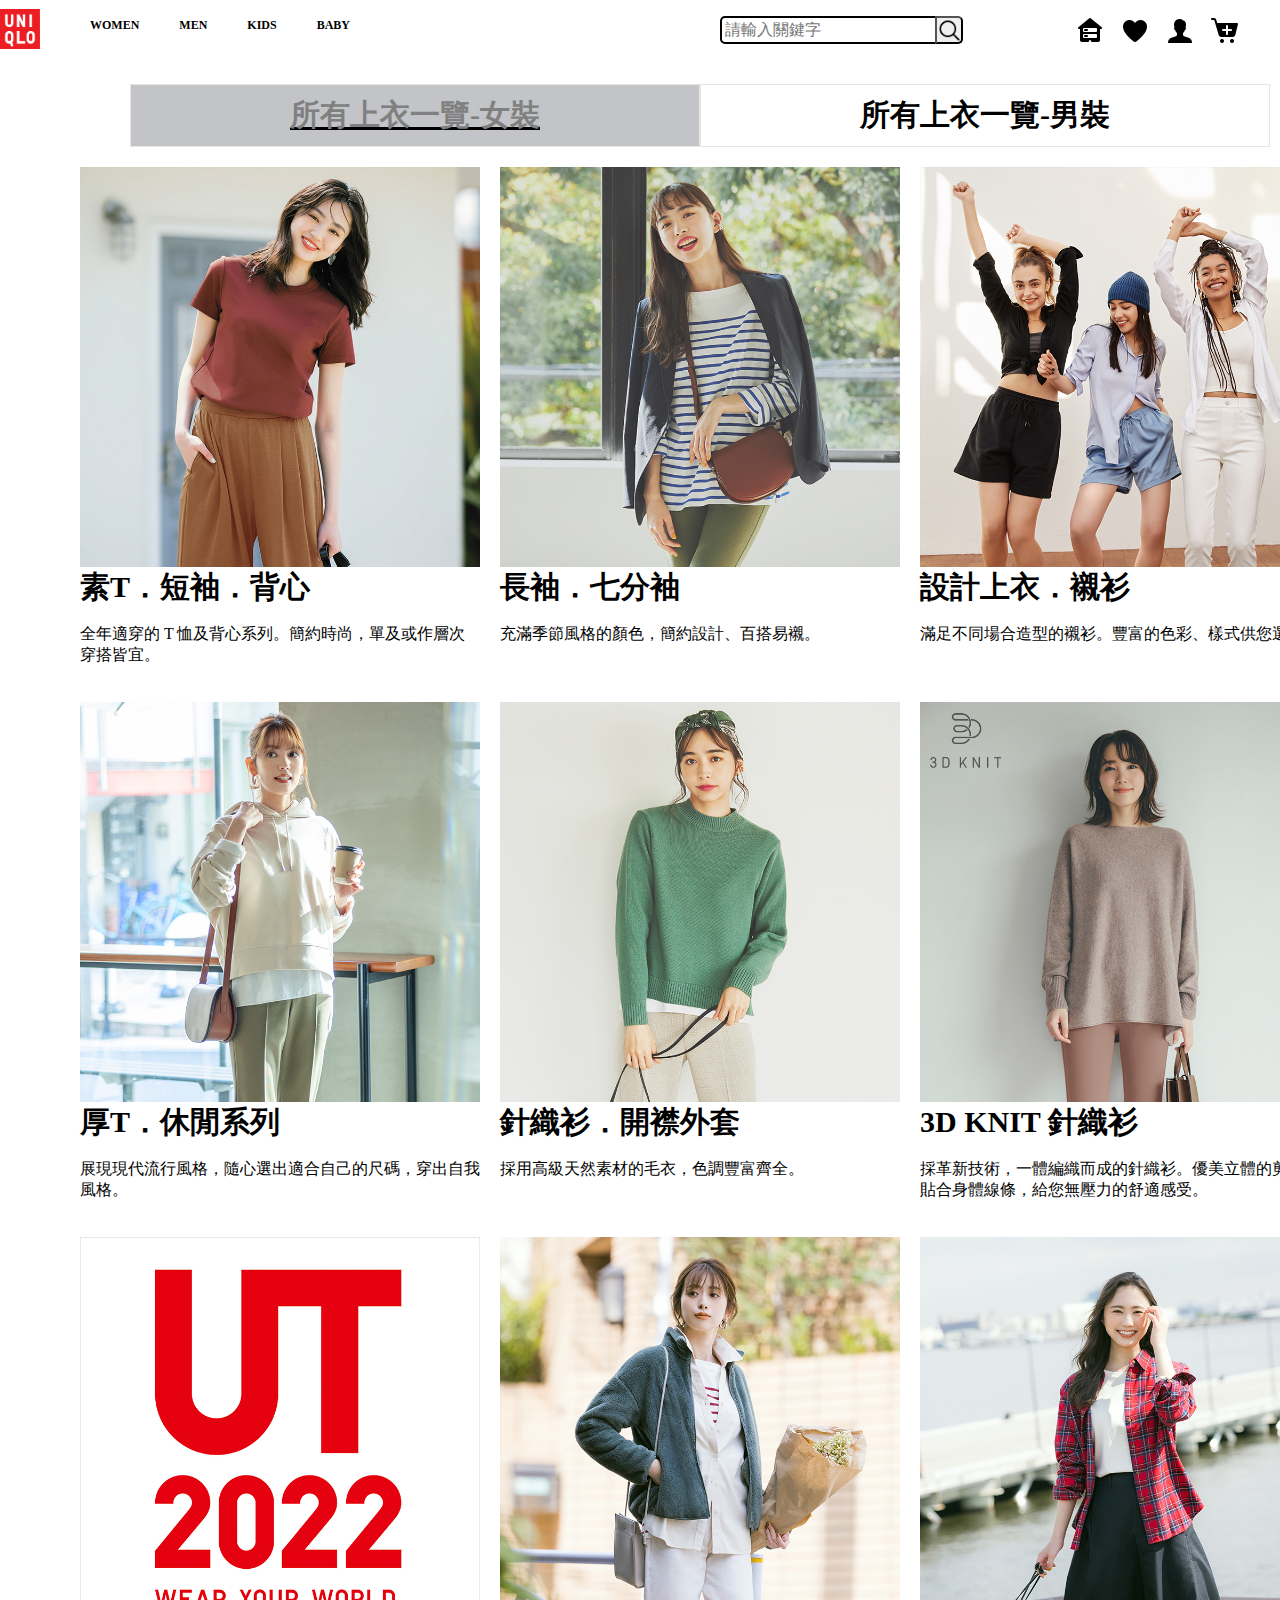
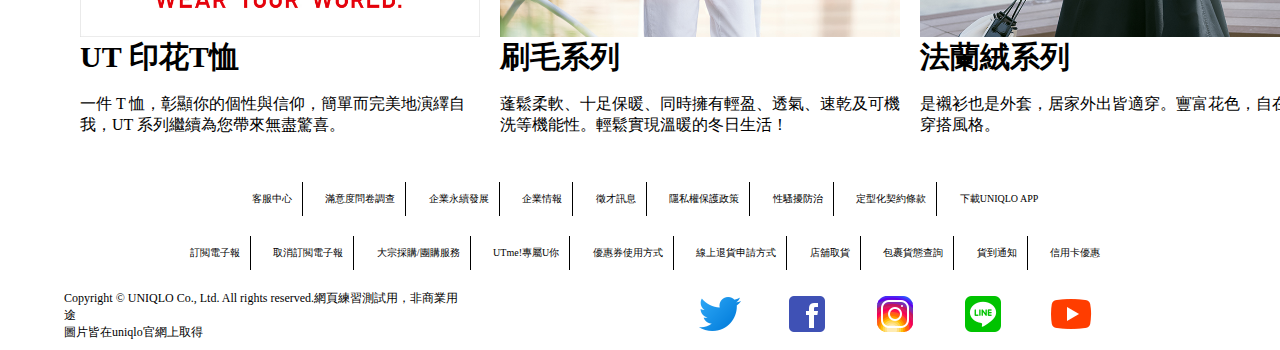
<file: shop_list_women.html>
<!DOCTYPE html>
<html lang="zh-Hant">

<head>
    <meta charset="UTF-8">
    <meta http-equiv="X-UA-Compatible" content="IE=edge">
    <meta name="viewport" content="width=device-width, initial-scale=1.0">
    <title>商品</title>
    <link rel="stylesheet" href="./css/headerStyle.css">
    <link rel="stylesheet" href="./css/footerStyle.css">
    <link rel="stylesheet" href="./css/animation.css">
    <style>
        .shop_block {
            /* border: 1px solid red; */
            min-height: calc(100vh - 55px - 114px - 72px);
            min-width: var(--page-width);
            width: 100%;
            font-size: 1.6rem;
            margin-top: 30px;

        }

        div.inner_block {
            /* border: 1px solid blue; */
            margin: 0 auto;
            font-size: 0;
            width: 1240px;
        }

        .inner_title {
            /* border: 1px solid rgb(219, 91, 16); */
            font-size: 16px;
            margin-top: 20px;
            margin-bottom: 20px;
            display: flex;
            user-select: none;
        }

        .inner_title>div {
            flex: 1;
            text-align: center;
            font-size: 30px;
            font-weight: bolder;
            padding: 10px;

        }

        .title_left {
            margin-left: 50px;
            text-decoration: none;
            border: 1px solid rgb(233, 227, 227);
        }

        .title_right {
            margin-right: 50px;
            text-decoration: none;
            border: 1px solid rgb(233, 227, 227);
        }

        .title_left>a:hover {
            text-decoration: underline;
            color: rgb(148, 230, 202);
        }

        .title_right>a:hover {
            text-decoration: underline;
            color: rgb(148, 230, 202);
        }

        .title_left.on {
            background-color: rgb(194, 196, 199);
            text-decoration: underline;
        }

        .title_right.on {
            background-color: rgb(194, 196, 199);
            text-decoration: underline;
        }

        .a_left.on {
            color: grey;
        }

        .a_right.on {
            color: grey;
        }


        /*商品內部*/

        .shop_main {
            width: 100%;
        }

        .main_block {
            /* border: 1px solid rgb(112, 19, 189); */
            font-size: 16px;
            width: 100%;
        }

        .main_block>ul {
            list-style: none;
            padding: 0;
            margin: 0;
            display: flex;
            flex-wrap: wrap;

        }

        .main_block>ul>li {
            /* display: inline-block; */
            /* border: 1px solid red; */
            margin-right: 20px;
            margin-bottom: 20px;
            width: calc((100% - 40px) / 3);
            font-size: 0px;
        }

        .main_block>ul>li:nth-child(3n) {
            margin-right: 0px;
        }

        .main_block>ul>li>a {
            width: 400px;
            text-decoration: none;
        }

        .img_block>img {
            width: 400px;
            height: 400px;
        }


        .shop_title {
            /* border: 1px solid green; */
            margin: 0;
            padding: 0;
            font-size: 30px;
        }

        .text_block {
            /* border: 1px solid blue; */
            margin: 0;
            padding: 0;
            font-size: 16px;
        }
    </style>
</head>

<body>
    <header class="header">
        <div class="block">
            <nav calss="nav">
                <a href="./index.html" class="logo"><img class="imglogo" src="./img/204px-UNIQLO_logo.svg.png"></a>
                <ul class="nav_list">
                    <li class='nav_list_WOMEN'><a>WOMEN</a></li>
                    <div class="WOMEN_list">
                        <div class="WOMEN_list_left">
                            <div class="WOMEN_listleft_a">
                                <ul>
                                    <li class="newHot"><a href="">女裝首頁</a></li>
                                    <li><a href="">外套類</a></li>
                                    <li><a href="">所有外套</a></li>
                                    <li><a href="">休閒/機能/連帽外套</a></li>
                                    <li><a href="">風衣/大衣/西裝外套</a></li>
                                    <li><a href="">抗UV系列</a></li>
                                    <li><a href="">特級極輕羽絨系列</a></li>
                                </ul>
                                <ul>
                                    <li><a href="">下半身</a></li>
                                    <li><a href="">所有褲裝</a></li>
                                    <li><a href="">牛仔褲</a></li>
                                    <li><a href="">休閒長褲/正裝褲</a></li>
                                    <li><a href="">九分褲.七分褲</a></li>
                                    <li><a href="">緊身褲</a></li>
                                    <li><a href="">寬褲</a></li>
                                    <li><a href="">短褲</a></li>
                                </ul>
                            </div>
                            <div class="WOMEN_listleft_b">
                                <ul>
                                    <li><a href="">上衣類</a></li>
                                    <li><a href="./shop_list_women.html">所有上衣</a></li>
                                    <li><a href="">短袖/背心</a></li>
                                    <li><a href="">長袖.七分袖</a></li>
                                    <li><a href="">休閒/連帽上衣</a></li>
                                    <li><a href="">針織衫.開襟外套</a></li>
                                    <li><a href="">襯衫.設計上衣</a></li>
                                    <li><a href="">亞麻系列</a></li>
                                    <li><a href="">BRATOP罩杯式上衣系列</a></li>
                                    <li class="newHot"><a href="#javascript">UT印花T恤</a></li>
                                </ul>
                                <ul>
                                    <li><a href="">洋裝/裙子</a></li>
                                    <li><a href="">洋裝</a></li>
                                    <li class="newHot"><a href="">裙子</a></li>
                                    <li><a href="">內搭褲</a></li>
                                </ul>
                            </div>
                            <div class="WOMEN_listleft_c">
                                <ul>
                                    <li><a href="">內衣類</a></li>
                                    <li><a href="">所有內衣</a></li>
                                    <li><a href="">內搭衣</a></li>
                                    <li><a href="">內褲.無痕內褲</a></li>
                                    <li><a href="">無鋼圈美型胸罩</a></li>
                                    <li><a href="">BRATOP罩杯式上衣系列</a></li>
                                    <li><a href="">AIRism 科技空氣衣系列</a></li>
                                    <li><a href="">HEATTECH 吸濕發熱衣系列</a></li>
                                    <li><a href="">前開式系列</a></li>
                                    <li><a href="">襪子</a></li>
                                </ul>
                                <ul>
                                    <li><a href="">家居/寢具類</a></li>
                                    <li><a href="">居家生活專區</a></li>
                                    <li><a href="">家居服/褲</a></li>
                                    <li><a href="">RELACO輕便褲</a></li>
                                    <li><a href="">家居拖鞋</a></li>
                                    <li><a href="">寢具系列.毛巾</a></li>
                                    <li><a href="">孕婦類</a></li>
                                    <li><a href="">孕婦系列</a></li>
                                </ul>
                            </div>
                            <div class="WOMEN_listleft_d">
                                <ul>
                                    <li><a href="">配件類</a></li>
                                    <li><a href="">所有配件</a></li>
                                    <li><a href="">口罩</a></li>
                                    <li><a href="">鞋子</a></li>
                                    <li><a href="">環保袋/包包</a></li>
                                    <li><a href="">皮帶</a></li>
                                    <li class="newHot"><a href="">帽子/手套/圍巾</a></li>
                                </ul>
                                <ul>
                                    <li><a href="">SPORT UTILITY WEAR</a></li>
                                    <li><a href="">商品一覽</a></li>
                                </ul>
                                <ul>
                                    <li><a href="">多變氣候穿搭</a></li>
                                    <li><a href="">商品一覽</a></li>
                                </ul>
                                <ul>
                                    <li><a href="">豐富尺碼專區</a></li>
                                    <li><a href="">網路最大旗艦店提供XS-4XL專區</a></li>
                                    <li><a href="">擴大全台店舖販售尺碼總覽</a></li>

                                </ul>
                            </div>
                        </div>
                        <div class="WOMEN_list_right">
                            <div class="WOMEN_listright_a">
                                <ul>
                                    <li><a href="">每周新品</a></li>
                                    <li><a href="">
                                            <span>超優惠專區<br>最低NT$99起</span>
                                        </a>
                                    </li>
                                    <li><a href="">
                                            <span>TOP 10<br>熱銷排行</span>
                                        </a>
                                    </li>
                                    <li><a href="">UT印花T恤</a></li>
                                    <li><a href="">設計師聯名系列</a></li>
                                    <li><a href="">新品預告(每週更新)</a></li>
                                    <li><a href=""><span>Today's Pick Up<br>週週更新線上雜誌</span></a></li>
                                    <li><a href=""><span>Styling Book<br>穿搭介紹</span></a></li>
                                    <li><a href=""><span>LifeWear<br>magazine<br>線上版第六期</span></a></li>
                                    <li><a href="">大宗採購/團體服務</a></li>

                                </ul>
                            </div>
                            <div class="WOMEN_listright_b">
                                <ul>
                                    <li><a href="">熱門主題</a></li>
                                    <li><a href="">U直播</a></li>
                                    <li><a href="">穿得住的抗UV系列</a></li>
                                    <li><a href="">AIRism科技空氣衣特輯</a></li>
                                    <li><a href="">看更多主題</a></li>
                                    <li><a href="">特別推薦</a></li>
                                    <li><a href=""><img src="./img/icon-Android-240.png">UNIQLO x Theory
                                            2022春夏聯名系列</a></li>
                                    <li><a href=""><img src="./img/icon-Android-240.png">UNIQLO and JW
                                            ANDERSON
                                            2022春夏聯名系列</a></li>
                                    <li><a href=""><img src="./img/icon-Android-240.png"><br>Uniqlo U
                                            2022春夏聯名系列</a>
                                    </li>
                                </ul>
                            </div>
                        </div>

                    </div>
                    <li class="nav_list_MEN"><a>MEN</a></li>
                    <div class="MEN_list">
                        <div class="MEN_list_left">
                            <div class="MEN_list_left_a">
                                <ul>
                                    <li class="newHot"><a href="">男裝首頁</a></li>
                                    <li><a href="">外套類</a></li>
                                    <li class="newHot"><a href="#javascript">所有外套</a></li>
                                    <li><a href=""><span>休閒/機能/<br>機能外套</span></a></li>
                                    <li><a href="">
                                            <sapn>風衣/大衣/<br>西裝外套</sapn>
                                        </a></li>
                                    <li><a href="">抗uv系列</a></li>
                                    <li class="newHot"><a href="">特級極輕羽絨系列</a></li>
                                    <li><a href="">下半身</a></li>
                                    <li><a href="">所有褲裝</a></li>
                                    <li><a href="">牛仔褲</a></li>
                                    <li><a href="">休閒長褲</a></li>
                                    <li><a href="">九分褲.束口褲</a></li>
                                    <li><a href="">卡其褲</a></li>
                                    <li><a href="">正裝褲</a></li>
                                    <li><a href="">五分褲.短袖</a></li>
                                </ul>
                            </div>
                            <div class="MEN_list_left_b">
                                <ul>
                                    <li><a href="">上衣類</a></li>
                                    <li class="newHot"><a href="./shop_list_men.html">所有上衣</a></li>
                                    <li><a href="">短袖.背心</a></li>
                                    <li><a href="">長袖.七分袖</a></li>
                                    <li><a href="">休閒/連帽上衣</a></li>
                                    <li><a href="">針織衫.開襟外套</a></li>
                                    <li><a href="">休閒襯衫</a></li>
                                    <li><a href="">商務襯衫</a></li>
                                    <li><a href="">亞麻系列</a></li>
                                    <li><a href="">POLO衫</a></li>
                                    <li class="newHot"><a href="">印花T恤</a></li>
                                </ul>
                            </div>
                            <div class="MEN_list_left_c">
                                <ul>
                                    <li><a href="">內衣類</a></li>
                                    <li><a href="">所有內衣</a></li>
                                    <li><a href="">內搭衣</a></li>
                                    <li><a href=""><span>AIRism<br>科技空氣衣系列</span></a></li>
                                    <li><a href=""><span>HEATTECH<br>吸濕發熱衣系列</span></a></li>
                                    <li><a href="">前開式系列</a></li>
                                    <li><a href="">內褲</a></li>
                                    <li><a href="">襪子</a></li>
                                    <li><a href="">家居服/寢具類</a></li>
                                    <li><a href="">居家生活專區</a></li>
                                    <li><a href="">家居服/褲</a></li>
                                    <li><a href="">輕便短褲</a></li>
                                    <li><a href="">家居拖鞋</a></li>
                                    <li><a href="">寢具系列.毛巾</a></li>
                                </ul>
                            </div>
                            <div class="MEN_list_left_d">
                                <ul>
                                    <li><a href="">配件類</a></li>
                                    <li><a href="">所有配件</a></li>
                                    <li><a href="">口罩</a></li>
                                    <li><a href="">帽子/手套/圍巾</a></li>
                                    <li><a href="">鞋子</a></li>
                                    <li><a href="">環保袋/包包</a></li>
                                    <li><a href="">皮帶.領帶</a></li>
                                    <li><a href="">SPORT UTILITY WEAR</a></li>
                                    <li><a href="">商品一覽</a></li>
                                    <li><a href="">豐富尺碼專區</a></li>
                                    <li><a href=""><span>網路最大旗艦店<br>提供XS-4XL專區</span></a></li>
                                    <li><a href=""><span>擴大全台店鋪<br>販售尺碼總攬</span></a></li>
                                </ul>
                            </div>
                        </div>
                        <div class="MEN_list_right">
                            <div class="MEN_list_right_a">
                                <ul>
                                    <li><a href="">每週新品</a></li>
                                    <li><a href=""><span>超優惠專區<br>最低NT$99起</span></a></li>
                                    <li><a href=""><span>TOP 10<br>熱銷排行</span></a></li>
                                    <li><a href="">UT印花T恤</a></li>
                                    <li><a href="">設計師聯名系列</a></li>
                                    <li><a href="">新品預告(每週更新)</a></li>
                                    <li><a href=""><span>Today's Pick Up<br>週週更新線上雜誌</span></a></li>
                                    <li><a href=""><span>Styling Book<br>穿搭介紹</span></a></li>
                                    <li><a href=""><span>LifeWear<br>magazine<br>線上版第六期</span></a></li>
                                    <li><a href="">大宗採購/團購服務</a></li>
                                </ul>
                            </div>
                            <div class="MEN_list_right_b">
                                <ul>
                                    <li><a href="">熱門主題</a></li>
                                    <li><a href="">U直播</a></li>
                                    <li><a href="">穿得住的抗UV系列</a></li>
                                    <li><a href="">AIRism科技空氣衣特輯</a></li>
                                    <li><a href="">看更多主題...</a></li>
                                    <li><a href="">特輯推薦</a></li>
                                    <li><a href=""><img src="./img/icon-Android-240.png">UNIQLO and JW
                                            ANDERSON
                                            2022春夏聯名系列</a></li>
                                    <li><a href=""><img src="./img/icon-Android-240.png"><br>Uniqlo U
                                            2022春夏聯名系列</a></li>
                                    <li><a href=""><img src="./img/icon-Android-240.png">UNIQLO x Theory
                                            2022春夏聯名系列</a></li>
                                </ul>
                            </div>
                        </div>
                    </div>
                    <li class="nav_list_KIDS"><a>KIDS</a></li>
                    <div class="kids_list">
                        <div class="kids_list_left">
                            <div class="kids_list_left_a">
                                <ul>
                                    <li class="newHot"><a href="">童裝首頁</a></li>
                                    <li><a href="">外套類</a></li>
                                    <li><a href="">外套/背心</a></li>
                                    <li><a href="">抗UV系列</a></li>
                                    <li class="newHot"><a href="">特級極輕羽絨系列</a></li>
                                    <li><a href="">上衣類</a></li>
                                    <li><a href="">短袖/長袖</a></li>
                                    <li><a href="">休閒/連帽上衣</a></li>
                                    <li><a href="">襯衫</a></li>
                                    <li><a href="">UT印花T恤</a></li>
                                </ul>
                            </div>
                            <div class="kids_list_left_b">
                                <ul>
                                    <li><a href="">洋裝/裙子</a></li>
                                    <li><a href="">洋裝</a></li>
                                    <li><a href="">裙子</a></li>
                                    <li><a href="">內搭褲</a></li>
                                    <li><a href="">下半身</a></li>
                                    <li><a href="">長褲/卡其褲<br>/束口褲</a></li>
                                    <li><a href="">短褲</a></li>
                                    <li><a href="">內衣類</a></li>
                                    <li><a href="">所有內搭衣</a></li>
                                    <li><a href="">棉質系列</a></li>
                                    <li><a href="">AIRism<br>科技空氣衣系列</a></li>
                                    <li><a href="">HEATTECH<br>吸濕發熱衣系列</a></li>
                                    <li><a href="">成長內衣</a></li>
                                    <li><a href="">前開市系列/a></li>
                                    <li><a href="">內褲</a></li>
                                    <li><a href="">襪子</a></li>
                                </ul>
                            </div>
                            <div class="kids_list_left_c">
                                <ul>
                                    <li><a href="">家居類</a></li>
                                    <li><a href="">居家生活專區</a></li>
                                    <li><a href="">家居服/褲</a></li>
                                    <li><a href="">配件類</a></li>
                                    <li><a href="">所有配件</a></li>
                                    <li><a href="">SPORT UTILITY WEAR</a></li>
                                    <li><a href="">商品一覽</a></li>
                                    <li><a href="">多變氣候推薦穿搭</a></li>
                                    <li><a href="">商品一覽</a></li>
                                    <li><a href="">相關推薦</a></li>
                                    <li><a href="">青少年/女孩成長<br>推薦商品總覽</a></li>
                                    <li><a href="">網路最大旗艦店<br>提供XS-4XL專區</a></li>
                                    <li><a href="">擴大全台店舖<br>販售尺碼總覽</a></li>
                                </ul>
                            </div>
                        </div>
                        <div class="kids_list_right">
                            <div class="kids_list_right_a">
                                <ul>
                                    <li class="newHot"><a href="">每週新品</a></li>
                                    <li><a href="">超優惠專區<br>最低NT$99起</a></li>
                                    <li><a href="">TOP 10<br>熱銷排行</a></li>
                                    <li><a href="">UT印花T恤</a></li>
                                    <li><a href="">設計師聯名系列</a></li>
                                    <li><a href="">新品預告(每週更新)</a></li>
                                    <li><a href="">Today's Pick Up<br>週週更新線上雜誌</a></li>
                                    <li><a href="">Styling Book<br>穿搭介紹</a></li>
                                    <li><a href="">LifeWear<br>magazine<br>線上版第六期</a></li>
                                    <li><a href="">大宗採購/團購服務</a></li>
                                </ul>
                            </div>
                            <div class="kids_list_right_b">
                                <ul>
                                    <li><a href="">U直播</a></li>
                                    <li><a href="">穿得住的抗UV系列</a></li>
                                    <li><a href="">AIRism科技空氣衣特輯</a></li>
                                    <li><a href="">看更多主題...</a></li>
                                </ul>
                            </div>
                        </div>
                    </div>
                    <li class="nav_list_BABY"><a>BABY</a></li>
                    <div class="BABY_list">
                        <div class="BABY_list_left">
                            <div class="BABY_list_left_a">
                                <ul>
                                    <li class="newHot"><a href="">嬰幼兒首頁</a></li>
                                    <li><a href="">新生兒<br>(50~60cm.0~3個月)</a></li>
                                    <li><a href="">產前準備指南<br>UNIQLO嬰幼兒服</a></li>
                                    <li><a href="">背心/圍兜</a></li>
                                    <li><a href="">肚衣/蝴蝶衣</a></li>
                                </ul>
                            </div>
                            <div class="BABY_list_left_b">
                                <ul>
                                    <li><a href="">新生兒<br>(50~90cm.0~2歲)</a></li>
                                    <li><a href="">新生兒全系列</a></li>
                                    <li><a href="">肚衣/蝴蝶衣<br>/包臀衣系列</a></li>
                                    <li><a href="">連身衣系列</a></li>
                                    <li><a href="">背心/圍兜</a></li>
                                    <li><a href="">AIRism系列</a></li>
                                    <li><a href="">前開式系列</a></li>
                                    <li><a href="">襪子</a></li>
                                    <li><a href="">孕婦裝</a></li>
                                    <li><a href="">孕婦系列</a></li>
                                </ul>
                            </div>
                            <div class="BABY_list_left_c">
                                <ul>
                                    <li><a href="">新生兒<br>(70~120cm/6個月~5歲)</a></li>
                                    <li><a href="">外套</a></li>
                                    <li><a href="">上衣/背心/洋裝</a></li>
                                    <li><a href="">褲裝/內搭褲</a></li>
                                    <li><a href="">UT印花T恤</a></li>
                                    <li><a href="">家居/內衣類</a></li>
                                    <li><a href="">內衣</a></li>
                                    <li><a href="">棉質網眼系列</a></li>
                                    <li><a href="">AIRism<br>科技空氣衣系列</a></li>
                                    <li><a href="">HEATTECH<br>吸濕發熱衣系列</a></li>
                                    <li><a href="">家居服.睡衣</a></li>
                                    <li><a href="">其他</a></li>
                                    <li><a href="">襪子</a></li>
                                    <li><a href="">配件</a></li>
                                </ul>
                            </div>
                        </div>
                        <div class="BABY_list_right">
                            <div class="BABY_list_right_a">
                                <ul>
                                    <li class="newHot"><a href="">每週新品</a></li>
                                    <li><a href="">超優惠專區<br>最低NT$99起</a></li>
                                    <li><a href="">TOP 10<br>熱銷排行</a></li>
                                    <li><a href="">UT印花T恤</a></li>
                                    <li><a href="">設計師聯名系列</a></li>
                                    <li><a href="">新品預告(每週更新)</a></li>
                                    <li><a href="">Today's Pick Up<br>週週更新線上雜誌</a></li>
                                    <li><a href="">Styling Book<br>穿搭介紹</a></li>
                                    <li><a href="">LifeWear<br>magazine<br>線上版第六期</a></li>
                                    <li><a href="">大宗採購/團購服務</a></li>
                                </ul>
                            </div>
                            <div class="BABY_list_right_b">
                                <ul>
                                    <li><a href="">U直播</a></li>
                                    <li><a href="">穿得住的抗UV系列</a></li>
                                    <li><a href="">AIRism科技空氣衣特輯</a></li>
                                    <li><a href="">看更多主題...</a></li>
                                </ul>
                            </div>
                        </div>
                    </div>

                </ul>
                <div class="sreach_block">
                    <input type="text" class="txt" placeholder="請輸入關鍵字"><button type="button"
                        class="share_btn"></button>
                </div>
                <div class="share_block">
                    <ul class="share_list">
                        <li><a href=""><img src="./img/icons8-data-center-60.png"></a></li>
                        <li><a href=""><img src="./img/icons8-love-100.png"></a></li>
                        <li><a href="./login.html"><img src="./img/icons8-user-male-60.png"></a></li>
                        <li><a href=""><img src="./img/icons8-add-shopping-cart-60.png"></a></li>
                    </ul>
                </div>
            </nav>
        </div>
    </header>


    <div class="shop_block">
        <div class="inner_block">
            <div class="inner_title">
                <div class="title_left on">
                    <a class="a_left on" href="./shop_list_women.html">所有上衣一覽-女裝</a>
                </div>
                <div class="title_right">
                    <a class="a_right" href="./shop_list_men.html">所有上衣一覽-男裝</a>
                </div>
            </div>
            <main class="shop_main">
                <div class="main_block">
                    <ul class="shop_list">
                        <li>
                            <a href="#javascript">
                                <div class="img_block">
                                    <img src="./img/w_top_01.jpg">
                                </div>
                                <h1 class="shop_title">素T．短袖．背心</h1>
                                <div class="text_block">
                                    <p>全年適穿的 T 恤及背心系列。簡約時尚，單及或作層次穿搭皆宜。</p>
                                </div>
                            </a>
                        </li>
                        <li>
                            <a href="#javascript">
                                <div class="img_block">
                                    <img src="./img/w_top_02.jpg">
                                </div>
                                <h1 class="shop_title">長袖．七分袖</h1>
                                <div class="text_block">
                                    <p>充滿季節風格的顏色，簡約設計、百搭易襯。</p>
                                </div>
                            </a>
                        </li>
                        <li>
                            <a href="#javascript">
                                <div class="img_block">
                                    <img src="./img/w_top_03.jpg">
                                </div>
                                <h1 class="shop_title">設計上衣．襯衫</h1>
                                <div class="text_block">
                                    <p>滿足不同場合造型的襯衫。豐富的色彩、樣式供您選擇!</p>
                                </div>
                            </a>
                        </li>
                        <li>
                            <a href="#javascript">
                                <div class="img_block">
                                    <img src="./img/w_top_04.jpg">
                                </div>
                                <h1 class="shop_title">厚T．休閒系列</h1>
                                <div class="text_block">
                                    <p>展現現代流行風格，隨心選出適合自己的尺碼，穿出自我風格。</p>
                                </div>
                            </a>
                        </li>
                        <li>
                            <a href="#javascript">
                                <div class="img_block">
                                    <img src="./img/w_top_05.jpg">
                                </div>
                                <h1 class="shop_title">針織衫．開襟外套</h1>
                                <div class="text_block">
                                    <p>採用高級天然素材的毛衣，色調豐富齊全。</p>
                                </div>
                            </a>
                        </li>
                        <li>
                            <a href="#javascript">
                                <div class="img_block">
                                    <img src="./img/w_top_06.jpg">
                                </div>
                                <h1 class="shop_title">3D KNIT 針織衫</h1>
                                <div class="text_block">
                                    <p>
                                        採革新技術，一體編織而成的針織衫。優美立體的剪裁，貼合身體線條，給您無壓力的舒適感受。
                                    </p>
                                </div>
                            </a>
                        </li>
                        <li>
                            <a href="#javascript">
                                <div class="img_block">
                                    <img src="./img/w_top_07.jpg">
                                </div>
                                <h1 class="shop_title">UT 印花T恤</h1>
                                <div class="text_block">
                                    <p>一件 T 恤，彰顯你的個性與信仰，簡單而完美地演繹自我，UT 系列繼續為您帶來無盡驚喜。</p>
                                </div>
                            </a>
                        </li>
                        <li>
                            <a href="#javascript">
                                <div class="img_block">
                                    <img src="./img/w_top_08.jpg">
                                </div>
                                <h1 class="shop_title">刷毛系列</h1>
                                <div class="text_block">
                                    <p>蓬鬆柔軟、十足保暖、同時擁有輕盈、透氣、速乾及可機洗等機能性。輕鬆實現溫暖的冬日生活！</p>
                                </div>
                            </a>
                        </li>
                        <li>
                            <a href="#javascript">
                                <div class="img_block">
                                    <img src="./img/w_top_09.jpg">
                                </div>
                                <h1 class="shop_title">法蘭絨系列</h1>
                                <div class="text_block">
                                    <p>是襯衫也是外套，居家外出皆適穿。寷富花色，自在展現穿搭風格。</p>
                                </div>
                            </a>
                        </li>

                    </ul>
                </div>
            </main>
        </div>
    </div>




    <footer class="footer">
        <div class="footer_block">
            <div class="footer_block_top">
                <div><a href="#javascript">客服中心</a></div>
                <div><a href="#javascript">滿意度問卷調查</a></div>
                <div><a href="#javascript">企業永續發展</a></div>
                <div><a href="#javascript">企業情報</a></div>
                <div><a href="#javascript">徵才訊息</a></div>
                <div><a href="#javascript">隱私權保護政策</a></div>
                <div><a href="#javascript">性騷擾防治</a></div>
                <div><a href="#javascript">定型化契約條款</a></div>
                <div><a href="#javascript">下載UNIQLO APP</a></div>

            </div>
            <div class="footer_block_bottom">
                <div><a href="#javascript">訂閲電子報</a></div>
                <div><a href="#javascript">取消訂閲電子報</a></div>
                <div><a href="#javascript">大宗採購/團購服務</a></div>
                <div><a href="#javascript">UTme!專屬U你</a></div>
                <div><a href="#javascript">優惠券使用方式</a></div>
                <div><a href="#javascript">線上退貨申請方式</a></div>
                <div><a href="#javascript">店舖取貨</a></div>
                <div><a href="#javascript">包裹貨態查詢</a></div>
                <div><a href="#javascript">貨到通知</a></div>
                <div><a href="#javascript">信用卡優惠</a></div>
            </div>
        </div>
        <div class="footer_block2">
            <span class="footer_text">Copyright &copy; UNIQLO Co., Ltd. All rights
                reserved.網頁練習測試用，非商業用途<br>圖片皆在uniqlo官網上取得</span>
            <div class="social_block">
                <ul>
                    <li>
                        <a target="_blank" href="https://twitter.com/?lang=zh-Hant"><img
                                src="./img/icons8-twitter-48.png"></a>
                    </li>
                    <li>
                        <a target="_blank" href="https://www.facebook.com/"><img src="./img/icons8-facebook-48.png"></a>
                    </li>
                    <li>
                        <a target="_blank" href="https://www.instagram.com/"><img
                                src="./img/icons8-instagram-48.png"></a>
                    </li>
                    <li>
                        <a target="_blank" href="#javascript"><img src="./img/icons8-line-48.png"></a>
                    </li>
                    <li>
                        <a target="_blank" href="https://www.youtube.com/"><img src="./img/icons8-youtube-48.png"></a>
                    </li>
                </ul>
            </div>
        </div>
    </footer>
    <script src="./js/headerJs.js"></script>
    <script>
        let title_left = document.querySelector('.title_left')
        let a_left = document.querySelector('.a_left')
        let title_right = document.querySelector('.title_right')
        let a_right = document.querySelector('.a_right')

        a_left.addEventListener('click', function () {
            title_right.classList.remove('on')
            a_right.classList.remove('on')
            title_left.classList.add('on')
            a_left.classList.add('on')
        })
        a_right.addEventListener('click', function () {
            title_left.classList.remove('on')
            a_left.classList.remove('on')
            title_right.classList.add('on')
            a_right.classList.add('on')
        })


    </script>
</body>

</html>
</file>
<file: css/headerStyle.css>
* {
    box-sizing: border-box;
}

a {
    text-decoration: none;
    color: black;
}


html {
    /*10px*/
    font-size: 62.5%;

    --page-width: 1400px;
    --bg-color: #046f15;
}

body {
    margin: 0;
    /* height: 300vh; */
}

/*header整體&左半邊*/
.header {
    font-size: 1.6rem;
    /* border: 1px solid red; */
    width: 100%;
    min-width: var(--page-width);
    /* background: linear-gradient(to bottom, #efefef, lightgray); */
    background-color: white;
}

div.block {
    /* border: 1px solid blue; */
    width: var(--page-width);
    margin: 0 auto;
    font-size: 0;
}

nav.nav {
    /* border: 1px solid rgb(18, 218, 35); */
    font-size: 0;
}


a.logo {
    /* border: 1px solid black; */
    display: inline-block;
    vertical-align: top;
}

.imglogo {
    margin-top: 9px;
    height: 40px;
    width: 40px;

}

ul.nav_list {

    margin: 0;
    padding: 0;
    list-style: none;
    display: inline-block;
    vertical-align: top;
    margin-left: 30px;

    /* border: 1px solid red; */
}

ul.nav_list>li {
    /* border: 1px solid black; */

    font-family: "UniqloProLight", "microsoft jhenghei";
    display: inline-block;
    vertical-align: top;
    position: relative;
}

ul.nav_list>li>a {
    font-size: 12px;
    font-weight: bold;
    color: black;
    /* font-size: 1.6rem; */
    text-decoration: none;
    display: inline-block;
    padding: 18px 20px 21px;
    /* border: 1px solid red; */


}

/*導覽 右側*/
.share_block {
    /* border: 1px solid orangered; */
    float: right;
    margin-right: 10%;
    margin-top: 16px;
    width: 200px;

}

.sreach_block {
    /* border: 1px solid green; */
    display: inline-block;
    margin-left: 25%;
    margin-top: 16px;
}

.txt {
    border: 2px solid black;
    border-radius: 5px 0px 0px 5px;
    outline: none;
    padding: 3px 3px 3px 3px;
    font-size: 16px;
    background-position: left 5px center;
    vertical-align: top;
}

.share_btn {
    background-image: url('../img/icons8-search-30.png');
    background-repeat: no-repeat;
    background-size: 25px 25px;
    vertical-align: top;
    border-radius: 0px 5px 5px 0px;
    border: 1px bold black;
    width: 28px;
    height: 28px;
    margin-left: -2px;
}

.share_list {
    display: inline-block;
    padding: 0;
    margin: 0;
}

.share_list>li {
    display: inline-block;
    list-style: none;
    font-size: 0;
    padding: 0;
    margin: 0;
}

.share_list>li>a {
    padding-left: 15px;
}

.share_list>li>a>img {
    display: inline-block;
    width: 30px;
    height: 30px;

}

/*分頁*/

/*WOMEN*/
.nav_list_WOMEN {
    position: relative;

}

.nav_list_WOMEN.on {
    position: relative;
    color: white;
    box-shadow: 0 -2px 2px rgb(233, 232, 232);
    text-shadow: 1px 1px 1px black;
}


.WOMEN_list {
    /* border: 1px solid purple; */
    position: absolute;
    width: 1200px;
    height: 700px;
    margin-left: -90px;
    margin-top: -1px;
    font-size: 13px;
    display: none;
    background-color: white;
}

.WOMEN_list.open {
    display: flex;

}

.WOMEN_list_left {
    /* border: 1px solid green; */
    width: 850px;
    height: 100%;
    display: flex;
    justify-items: top;
    align-items: top;
    padding: 0;
    margin: 0;

}

.WOMEN_list_left>div>ul {
    list-style: none;

}

.WOMEN_listleft_a,
.WOMEN_listleft_b,
.WOMEN_listleft_c,
.WOMEN_listleft_d {
    flex: 1;
    /* border: 1px solid rgb(54, 23, 190); */

}

.WOMEN_listleft_a>ul>li,
.WOMEN_listleft_b>ul>li,
.WOMEN_listleft_c>ul>li,
.WOMEN_listleft_d>ul>li {
    margin: 20px 0px;
}

.WOMEN_list_right {
    /* border: 1px solid purple; */
    width: 350px;
    height: 100%;
    display: flex;
    justify-content: top;
    align-items: top;
    padding: 0;
    margin: 0;
}

.WOMEN_list_right>div>ul {
    list-style: none;

}

.WOMEN_listright_a,
.WOMEN_listright_b {
    flex: 1;
    /* border: 1px solid rgb(168, 11, 97); */
}

.WOMEN_listright_a>ul>li,
.WOMEN_listright_b>ul>li {
    margin: 20px 0px;
}

.WOMEN_listright_b>ul>li>a>img {
    height: 85px;
    width: 85px;
}

/*MEN*/
.nav_list_MEN {
    position: relative;
}

.nav_list_MEN.on {
    position: relative;
    color: white;
    box-shadow: 0 -2px 2px rgb(233, 232, 232);
    text-shadow: 1px 1px 1px black;
}


.MEN_list {
    position: absolute;
    /* border: 1px solid black; */
    width: 1200px;
    height: 700px;
    padding: 0;
    margin: 0;
    margin-left: -90px;
    margin-top: -1px;
    font-size: 13px;
    display: none;
    background-color: white;
}

.MEN_list.open {
    display: flex;
}

.MEN_list_left {
    /* border: 1px solid green; */
    width: 850px;
    height: 100%;
    display: flex;
}

.MEN_list_right {
    /* border: 1px solid rgb(78, 33, 161); */
    width: 350px;
    height: 100%;
    display: flex;
}

.MEN_list_left>div>ul {
    list-style: none;
}

.MEN_list_left_a,
.MEN_list_left_b,
.MEN_list_left_c,
.MEN_list_left_d {
    /* border: 1px solid orangered; */
    flex: 1;
}

.MEN_list_left_a>ul>li,
.MEN_list_left_b>ul>li,
.MEN_list_left_c>ul>li,
.MEN_list_left_d>ul>li {
    margin: 20px 0px;
}


.MEN_list_right_a {
    /* border: 1px solid green; */
    flex: 1;
}

.MEN_list_right_b {
    /* border: 1px solid rgb(47, 36, 209); */
    flex: 1;
}

.MEN_list_right>div>ul {
    list-style: none;
}

.MEN_list_right>div>ul>li {
    margin: 20px 0px;
}

.MEN_list_right_b>ul>li>a>img {
    height: 85px;
    width: 85px;
}

/*kids*/
.nav_list_KIDS {
    position: relative;
}

.nav_list_KIDS.on {
    position: relative;
    color: white;
    box-shadow: 0 -2px 2px rgb(233, 232, 232);
    text-shadow: 1px 1px 1px black;
}


.kids_list {
    position: absolute;
    /* border: 1px solid black; */
    width: 1200px;
    height: 700px;
    padding: 0;
    margin: 0;
    margin-left: -90px;
    margin-top: -1px;
    font-size: 13px;
    display: none;
    background-color: white;
}

.kids_list.open {
    display: flex;
}

.kids_list_left {
    /* border: 1px solid red; */
    width: 850px;
    height: 100%;
    display: flex;
}

.kids_list_right {
    /* border: 1px solid green; */
    width: 350px;
    height: 100%;
    display: flex;
}

.kids_list_left_a,
.kids_list_left_b,
.kids_list_left_c {
    flex: 1;
    /* border: 1px solid green; */
}


.kids_list_left_a>ul>li,
.kids_list_left_b>ul>li,
.kids_list_left_c>ul>li {
    margin: 20px 0px;
}

.kids_list_left>div>ul,
.kids_list_right>div>ul {
    list-style: none;
}

.kids_list_right_a,
.kids_list_right_b {
    flex: 1;
    /* border: 1px solid rgb(197, 35, 43); */
}

.kids_list_right_a>ul>li,
.kids_list_right_b>ul>li {
    margin: 20px 0px;
}

/*BABY*/
.nav_list_BABY {
    position: relative;
}

.nav_list_BABY.on {
    position: relative;
    color: white;
    box-shadow: 0 -2px 2px rgb(233, 232, 232);
    text-shadow: 1px 1px 1px black;
}


.BABY_list {
    position: absolute;
    /* border: 1px solid black; */
    width: 1200px;
    height: 700px;
    padding: 0;
    margin: 0;
    margin-left: -90px;
    margin-top: -1px;
    font-size: 13px;
    display: none;
    background-color: white;
}

.BABY_list.open {
    display: flex;
}

.BABY_list_left {
    /* border: 1px solid red; */
    width: 850px;
    height: 100%;
    display: flex;
}

.BABY_list_right {
    /* border: 1px solid green; */
    width: 350px;
    height: 100%;
    display: flex;
}

.BABY_list_left>div>ul,
.BABY_list_right>div>ul {
    list-style: none;
}

.BABY_list_left_a,
.BABY_list_left_b,
.BABY_list_left_c,
.BABY_list_right_a,
.BABY_list_right_b {
    flex: 1;
    /* border: 1px solid rgb(197, 35, 43); */
}

.BABY_list_left_a>ul>li,
.BABY_list_left_b>ul>li,
.BABY_list_left_c>ul>li,
.BABY_list_right_a>ul>li,
.BABY_list_right_b>ul>li {
    margin: 20px 0px;
}



/*互動*/
.WOMEN_listright_b>ul>li:hover>a,
.WOMEN_listright_a>ul>li:hover>a,
.WOMEN_listleft_a>ul>li:hover>a,
.WOMEN_listleft_b>ul>li:hover>a,
.WOMEN_listleft_c>ul>li:hover>a,
.WOMEN_listleft_d>ul>li:hover>a {
    color: red;
}

.MEN_list_left_a>ul>li:hover>a,
.MEN_list_left_b>ul>li:hover>a,
.MEN_list_left_c>ul>li:hover>a,
.MEN_list_left_d>ul>li:hover>a {
    color: red;
}

.kids_list_left_a>ul>li:hover>a,
.kids_list_left_b>ul>li:hover>a,
.kids_list_left_c>ul>li:hover>a,
.kids_list_right_a>ul>li:hover>a,
.kids_list_right_b>ul>li:hover>a {
    color: red;
}

.BABY_list_left_a>ul>li:hover>a,
.BABY_list_left_b>ul>li:hover>a,
.BABY_list_left_c>ul>li:hover>a,
.BABY_list_right_a>ul>li:hover>a,
.BABY_list_right_b>ul>li:hover>a {
    color: red;
}

.nav_list_WOMEN:hover>a,
.nav_list_MEN:hover>a,
.nav_list_KIDS:hover>a,
.nav_list_BABY:hover>a {
    cursor: pointer;
}

/*偽元素*/
.newHot::after {
    content: 'new';
    color: red;
    font-size: 13px;
    vertical-align: top;
    margin-left: 5px;

    animation-name: hotAnim;
    animation-duration: 0.5s;
    animation-iteration-count: infinite;
    animation-direction: normal;
}
</file>
<file: css/footerStyle.css>
/*footer*/

.footer {
    /* border: 1px solid red; */
    /* background-color: slategrey; */
}

.footer_block {
    width: 100%;
    /* border: 1px solid red; */
    display: flex;
    flex-direction: column;
    justify-content: center;
    align-items: center;
}

.footer_block>div>div {
    display: inline-block;
    /* border: 1px solid rgb(67, 13, 216); */
    padding: 10px 10px;
    margin: 10px 0px 10px 10px;
    border-width: 1px;
    border-right-style: solid
}

.footer_block>div>div:last-child {
    border-right-style: none;
}

.footer_block2 {
    display: flex;
    justify-content: center;
    align-items: center;
}

.footer_text {
    flex: 1;
    margin-left: 5%;
    font-size: 12px;
}

.social_block {
    flex: 2;
    /* border: 1px solid blue; */
}

.social_block>ul {
    display: flex;
    justify-content: center;
    align-items: center;
}

.social_block>ul>li {
    margin: 0px 20px;
    list-style: none;
}
</file>
<file: css/animation.css>
/*animation*/

@keyframes hotAnim {
    0% {
        opacity: 1;
    }

    50% {
        opacity: 0.5;
    }

    100% {
        opacity: 1;
    }
}
</file>
